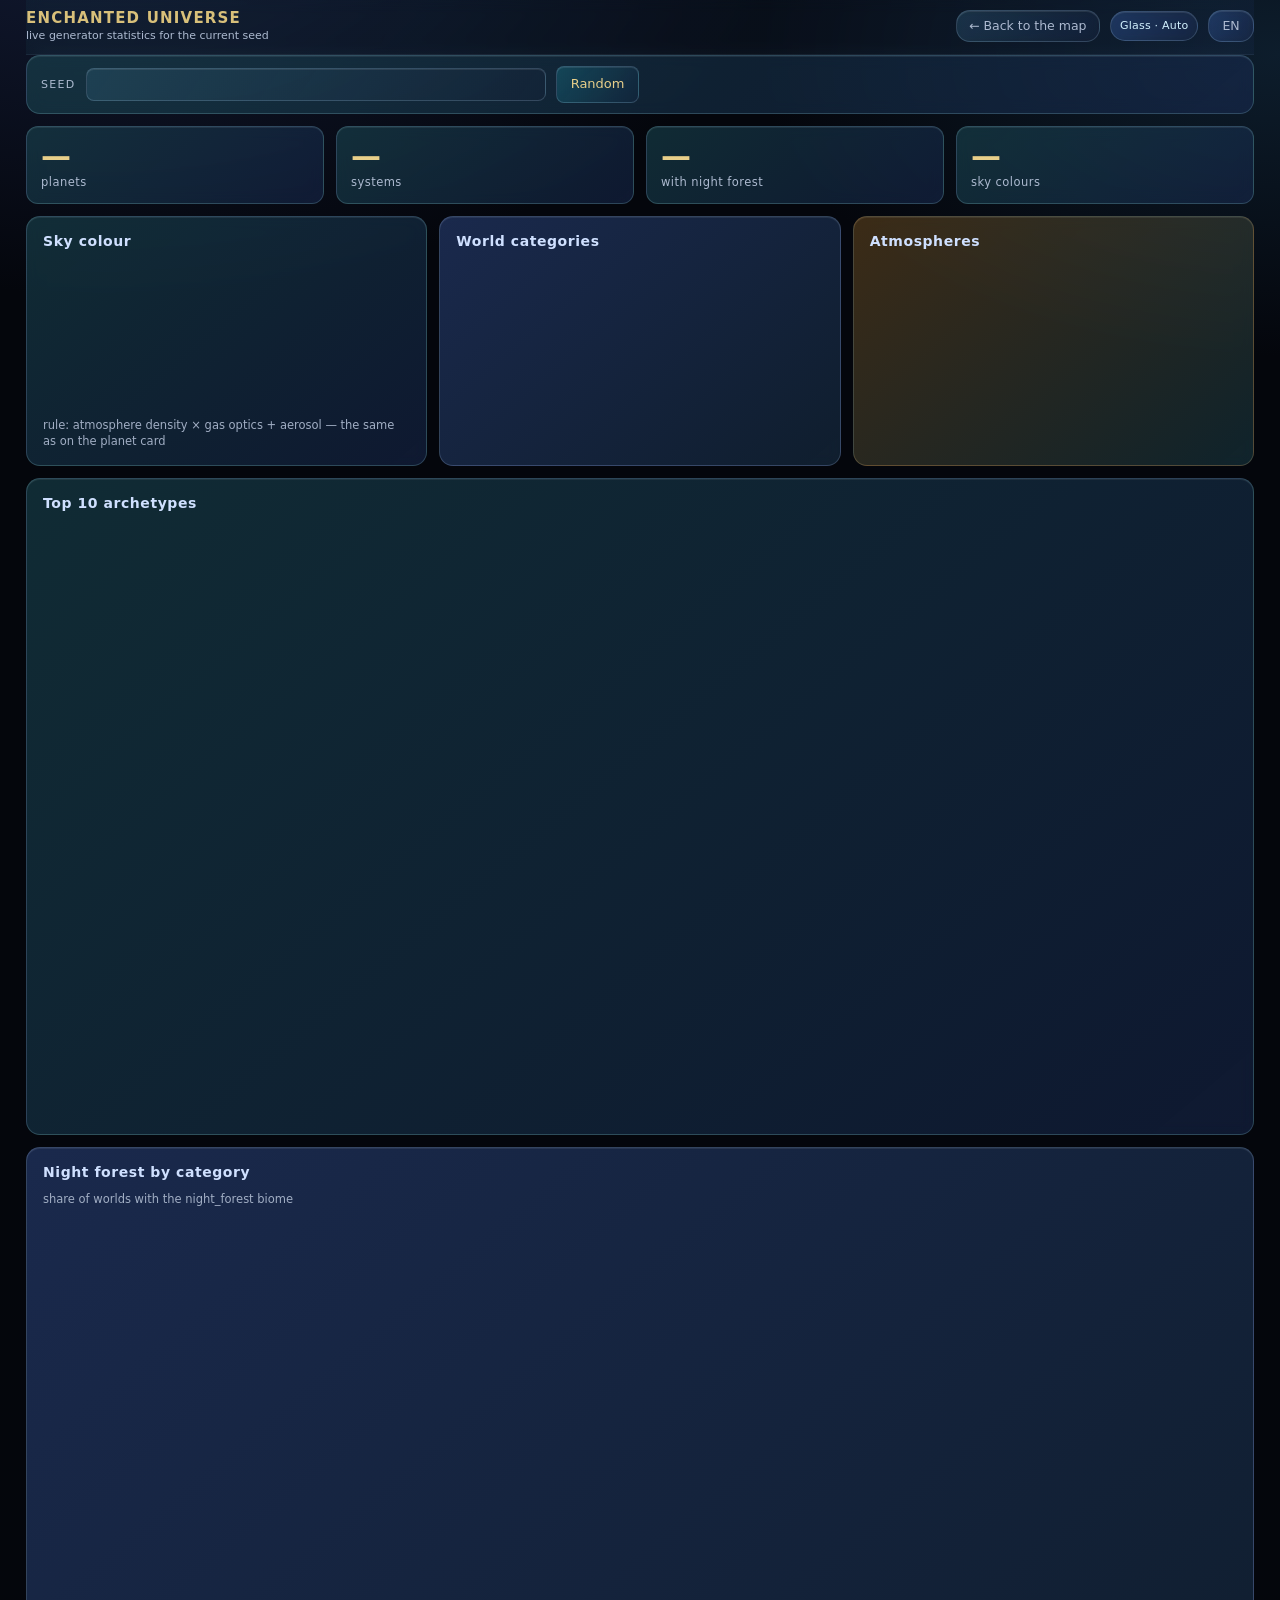
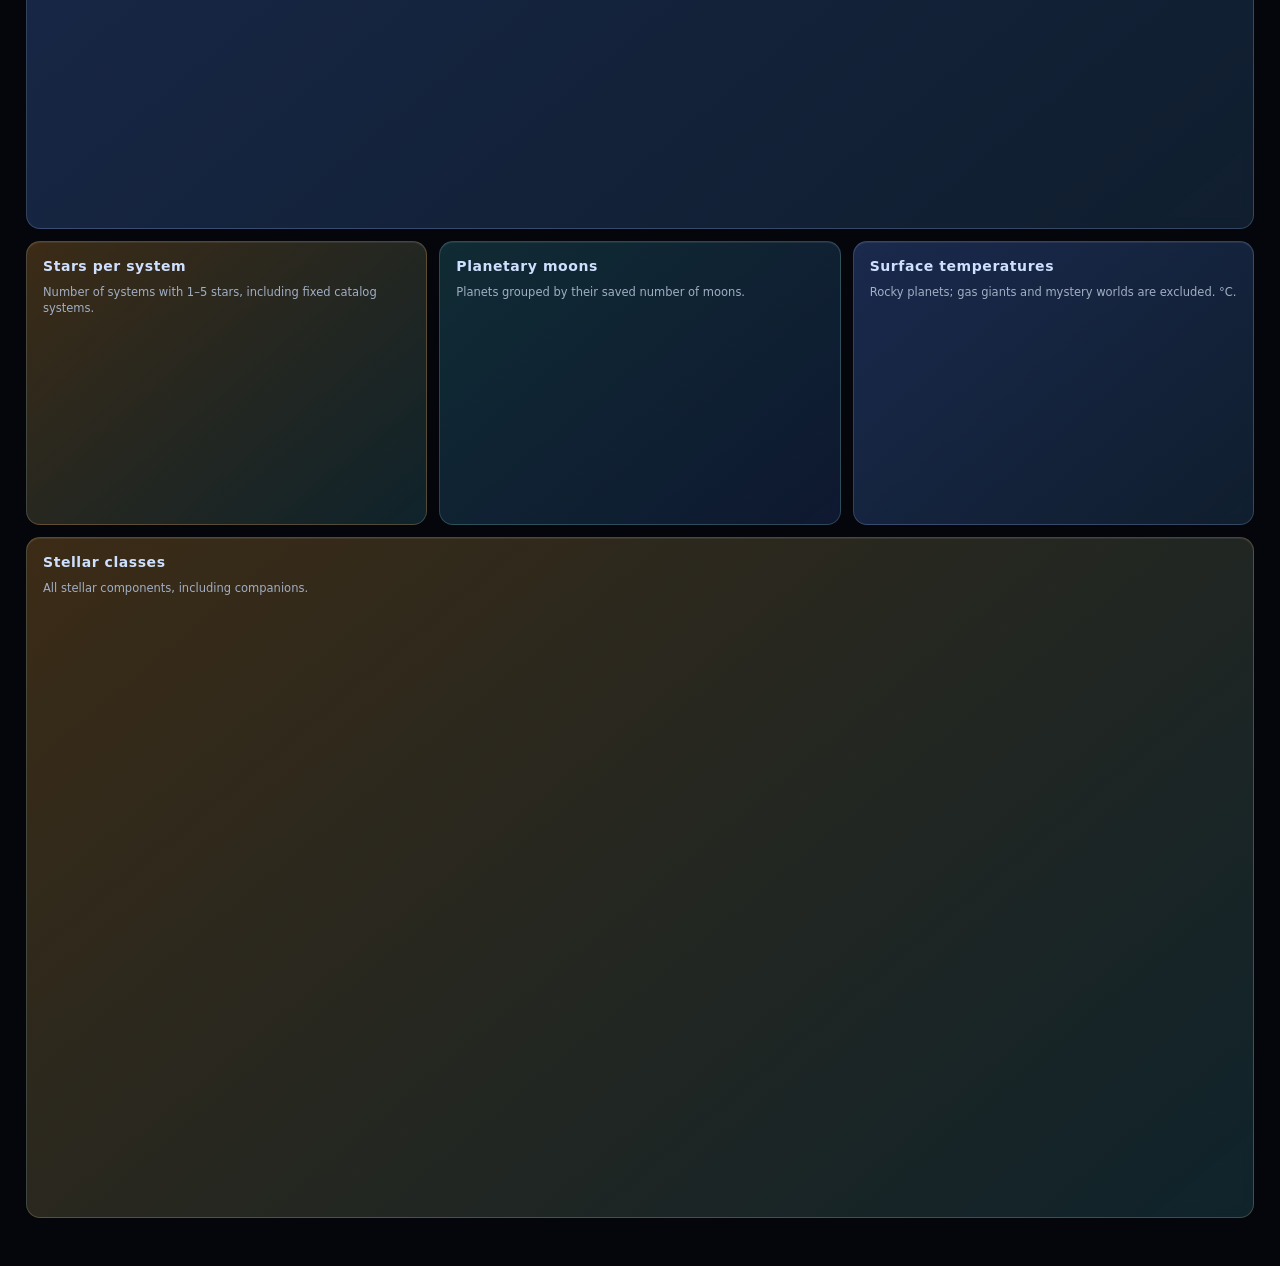
<file: charts.html>
<!doctype html>
<html lang="ru" data-doc-key="ch.doc">
<head>
<meta charset="utf-8">
<meta name="viewport" content="width=device-width, initial-scale=1">
<meta name="theme-color" content="#04060c">
<meta name="description" content="Живая статистика генератора Enchanted Universe: цвет неба, категории миров, атмосферы, топ архетипов и ночной лес по текущему сиду.">
<meta property="og:type" content="website">
<meta property="og:title" content="Диаграммы генератора — Enchanted Universe">
<meta property="og:description" content="Цвет неба, категории миров, атмосферы, архетипы и ночной лес по текущему сиду.">
<meta property="og:url" content="charts.html">
<meta name="twitter:card" content="summary_large_image">
<link rel="icon" href="favicon.svg" type="image/svg+xml">
<link rel="icon" href="favicon-32.png" sizes="32x32">
<link rel="apple-touch-icon" href="favicon-180.png">
<title data-i18n-doc="ch.doc">Диаграммы генератора — Enchanted Universe</title>
<script>
try {
  const enabled=localStorage.getItem('eu_liquid_glass_mode')!=='classic';
  document.documentElement.classList.toggle('liquid-glass',enabled);
  document.documentElement.classList.toggle('glass-classic',!enabled);
} catch (_) { document.documentElement.classList.add('liquid-glass'); }
</script>
<style>
  :root {
    color-scheme: dark;
    --gold: #d8c07a;
    --gold-soft: #e8cf8a;
    --cyan: #5fe6ff;
    --dim: #8b97b8;
    --text: #dfe7ff;
    --line: #2a3550;
    --panel: rgba(10, 14, 24, .78);
    --bg: #04060c;
  }
  * { box-sizing: border-box; }
  html, body { margin: 0; }
  body {
    min-height: 100%;
    background:
      radial-gradient(1100px 620px at 8% -10%, #121a33 0%, rgba(4, 6, 12, 0) 62%),
      radial-gradient(900px 520px at 100% 6%, #0d1d2c 0%, rgba(4, 6, 12, 0) 58%),
      var(--bg);
    background-attachment: fixed;
    color: var(--text);
    font: 14px/1.45 "Segoe UI", system-ui, -apple-system, sans-serif;
    -webkit-font-smoothing: antialiased;
  }
  .wrap { width: 100%; max-width: 1280px; margin: 0 auto;
          padding: 0 clamp(10px, 2.2vw, 26px) clamp(24px, 4vw, 48px); }

  /* ── шапка ─────────────────────────────────────────────────────────────── */
  .top { position: sticky; top: 0; z-index: 5; display: flex; align-items: center; gap: 10px;
         flex-wrap: wrap; padding: 10px 0 clamp(8px, 1.2vw, 12px);
         background: linear-gradient(115deg, rgba(30, 82, 102, .18), rgba(78, 43, 110, .12));
         border-bottom: 1px solid rgba(187, 225, 246, .07);
         -webkit-backdrop-filter: blur(7px); backdrop-filter: blur(7px); }
  .brand { font-weight: 700; letter-spacing: .08em; color: var(--gold); font-size: 15px; line-height: 1.1; }
  .brand small { display: block; font-weight: 400; letter-spacing: 0; color: var(--dim);
                 font-size: 11px; margin-top: 3px; }
  .grow { flex: 1 1 auto; }
  .chip { display: inline-flex; align-items: center; gap: 6px; font: inherit; font-size: 12.5px;
          color: var(--dim); text-decoration: none; padding: 6px 12px; border: 1px solid #26314a;
          border-radius: 999px; background: rgba(11, 18, 32, .72); white-space: nowrap; cursor: pointer; }
  .chip:hover { color: var(--gold-soft); border-color: #4a5f8c; }
  #langBtn { min-width: 46px; justify-content: center; }

  /* ── сид ───────────────────────────────────────────────────────────────── */
  .seedbar { display: flex; align-items: center; gap: 10px; flex-wrap: wrap;
             padding: 10px 14px; margin-bottom: 12px;
             border: 1px solid var(--line); border-radius: 14px; background: var(--panel); }
  .seedbar label { color: var(--dim); font-size: 11px; letter-spacing: .12em; text-transform: uppercase; }
  #seed { flex: 1 1 200px; max-width: 460px; min-width: 0; background: #0b1220; border: 1px solid var(--line);
          color: #e8eeff; padding: 8px 11px; border-radius: 8px; outline: none;
          font: 13px/1.2 ui-monospace, Consolas, monospace; }
  #seed:focus { border-color: #57c8e0; }
  #seed.bad { border-color: #a04050; }
  #random { background: #1a1608; border: 1px solid #6b5a2a; color: var(--gold-soft);
            padding: 8px 14px; border-radius: 8px; cursor: pointer; font: inherit; font-size: 13px; }
  #random:hover { background: #241d0a; border-color: #8a7436; }

  /* ── крупные цифры ─────────────────────────────────────────────────────── */
  .stats { display: grid; grid-template-columns: repeat(4, minmax(0, 1fr)); gap: 12px; margin-bottom: 12px; }
  .stat { padding: 12px 14px; border: 1px solid var(--line); border-radius: 12px; background: var(--panel); }
  .stat b { display: block; font-size: clamp(21px, 2.5vw, 30px); font-weight: 600; line-height: 1.1;
            color: var(--gold-soft); font-variant-numeric: tabular-nums; letter-spacing: .01em; }
  .stat span { display: block; margin-top: 2px; font-size: 11.5px; color: var(--dim); letter-spacing: .04em; }

  /* ── сетка карточек ────────────────────────────────────────────────────── */
  .grid { display: grid; grid-template-columns: repeat(3, minmax(0, 1fr)); gap: 12px; }
  .card { margin: 0; padding: 14px 16px 16px; border: 1px solid var(--line); border-radius: 14px;
          background: var(--panel); min-width: 0; }
  .card.wide { grid-column: 1 / -1; }
  .card h2 { margin: 0 0 2px; font-size: 14px; font-weight: 600; letter-spacing: .04em; color: #cfe0ff; }
  .card .note { margin: 8px 0 0; font-size: 11.5px; line-height: 1.4; color: #6f7c9c; }

  /* ── донат + легенда ───────────────────────────────────────────────────── */
  .donut { display: grid; grid-template-columns: 148px minmax(0, 1fr); gap: 12px; align-items: center; margin-top: 10px; }
  .donut__cv { width: 100%; max-width: 148px; aspect-ratio: 1 / 1; }
  .donut__cv canvas { display: block; width: 100%; height: 100%; }
  .legend { list-style: none; margin: 0; padding: 0; display: flex; flex-direction: column; gap: 2px;
            font-size: 12px; min-width: 0; }
  .legend li { display: flex; align-items: center; gap: 7px; min-width: 0; }
  .legend .sw { width: 9px; height: 9px; border-radius: 3px; flex: none; box-shadow: inset 0 0 0 1px rgba(255, 255, 255, .2); }
  .legend .nm { flex: 1 1 auto; min-width: 0; overflow: hidden; text-overflow: ellipsis; white-space: nowrap;
                color: #c3cee4; }
  .legend .vl { flex: none; color: var(--gold-soft); font-variant-numeric: tabular-nums; font-size: 11.5px; }

  /* ── бары ──────────────────────────────────────────────────────────────── */
  .bars { display: block; width: 100%; margin-top: 8px; }

  @media (max-width: 1040px) {
    .grid { grid-template-columns: repeat(2, minmax(0, 1fr)); }
    /* На двух колонках «Топ-10» ужимается до половины и закрывает пустоту под донатами. */
    .card.arch { grid-column: auto; }
  }
  @media (max-width: 780px) {
    .grid { grid-template-columns: minmax(0, 1fr); }
    .stats { grid-template-columns: repeat(2, minmax(0, 1fr)); }
    .donut { grid-template-columns: 132px minmax(0, 1fr); }
    .donut__cv { max-width: 132px; }
    .brand small { display: none; }
  }
  @media (max-width: 430px) {
    .top { row-gap: 6px; }
    .brand { flex: 1 1 100%; }
    .donut { grid-template-columns: minmax(0, 1fr); justify-items: center; }
    .donut__cv { max-width: 150px; }
    .legend { width: 100%; }
    .card { padding: 12px; }
    .seedbar { padding: 10px; gap: 8px; }
    #seed { flex: 1 1 130px; }
  }
  .card:nth-child(3n+1){background:linear-gradient(145deg,#11232bc2,#101625c7);border-color:#34555b;}
  .card:nth-child(3n+2){background:linear-gradient(145deg,#211b33c2,#111a2ac7);border-color:#51455f;}
  .card:nth-child(3n){background:linear-gradient(145deg,#2b231bc2,#131e2ac7);border-color:#5b5040;}
  .card .note{color:#a1aec4;}
  /* Squircle только крупным оболочкам; кнопки и поле имеют обычную дугу. */
  .seedbar,.stat,.card{corner-shape:squircle;}
  .chip,#random,#seed{corner-shape:round;}
  .chip{border-radius:14px;}
  /* Один лёгкий blur на оболочку, без прозрачности текста и чисел. */
  .liquid-glass .charts-page :is(.seedbar,.stat,.card){-webkit-backdrop-filter:blur(8px);backdrop-filter:blur(8px);}
  .liquid-glass .charts-page .seedbar :is(#seed,#random){-webkit-backdrop-filter:none;backdrop-filter:none;}
</style>
<link rel="stylesheet" href="assets/liquid-glass.css?v=5d7dd49001">
</head>
<body class="charts-page">
<div class="wrap">
  <header class="top">
    <div class="brand">ENCHANTED UNIVERSE<small data-i18n="ch.sub">живая статистика генератора по текущему сиду</small></div>
    <div class="grow"></div>
    <a class="chip" id="back" href="index.html" data-i18n="ch.back">← Назад на карту</a>
    <button class="chip glass-mode" id="glassMode" type="button" aria-pressed="true">Стекло · Авто</button>
    <button class="chip" id="langBtn" type="button" aria-label="Язык">RU</button>
  </header>

  <section class="seedbar">
    <label for="seed" data-i18n="ch.seed">Сид</label>
    <input id="seed" type="text" spellcheck="false" autocomplete="off" inputmode="text"
           data-i18n-title="seed.title" title="Сид мира: десятичный или 0x…">
    <button id="random" type="button" data-i18n="ch.random">Случайный</button>
  </section>

  <section class="stats">
    <div class="stat"><b id="stPlanets">—</b><span data-i18n="ch.planets">планет</span></div>
    <div class="stat"><b id="stSystems">—</b><span data-i18n="ch.systems">систем</span></div>
    <div class="stat"><b id="stNight">—</b><span data-i18n="ch.nightForest">с ночным лесом</span></div>
    <div class="stat"><b id="stSky">—</b><span data-i18n="ch.skyTypes">цветов неба</span></div>
  </section>

  <main class="grid">
    <section class="card">
      <h2 data-i18n="ch.sky">Цвет неба</h2>
      <div class="donut">
        <div class="donut__cv"><canvas id="skyCv" role="img"></canvas></div>
        <ul class="legend" id="skyLegend"></ul>
      </div>
      <p class="note" data-i18n="ch.skyNote"></p>
    </section>

    <section class="card">
      <h2 data-i18n="ch.categories">Категории миров</h2>
      <div class="donut">
        <div class="donut__cv"><canvas id="catCv" role="img"></canvas></div>
        <ul class="legend" id="catLegend"></ul>
      </div>
    </section>

    <section class="card">
      <h2 data-i18n="ch.atmospheres">Атмосферы</h2>
      <div class="donut">
        <div class="donut__cv"><canvas id="atmCv" role="img"></canvas></div>
        <ul class="legend" id="atmLegend"></ul>
      </div>
    </section>

    <section class="card wide arch">
      <h2 data-i18n="ch.archetypes">Топ-10 архетипов</h2>
      <canvas id="archCv" class="bars" role="img"></canvas>
    </section>

    <section class="card wide">
      <h2 data-i18n="ch.nightTitle">Ночной лес по категориям</h2>
      <p class="note" data-i18n="ch.nightNote">доля миров с биомом night_forest</p>
      <canvas id="nightCv" class="bars" role="img"></canvas>
    </section>
    <section class="card chart-tone-mint">
      <h2 data-i18n="ch.multiplicity">Звёзд в системе</h2>
      <p class="note" data-i18n="ch.multiplicityNote">Число систем с 1–5 звёздами, включая фиксированные системы каталога.</p>
      <canvas id="multiplicityCv" class="bars" role="img"></canvas>
    </section>
    <section class="card chart-tone-violet">
      <h2 data-i18n="ch.moons">Спутники планет</h2>
      <p class="note" data-i18n="ch.moonsNote">Планеты сгруппированы по числу сохранённых лун.</p>
      <canvas id="moonsCv" class="bars" role="img"></canvas>
    </section>
    <section class="card chart-tone-amber">
      <h2 data-i18n="ch.temperatures">Температуры поверхности</h2>
      <p class="note" data-i18n="ch.temperaturesNote">Каменистые планеты; газовые и загадочные миры исключены. °C.</p>
      <canvas id="temperatureCv" class="bars" role="img"></canvas>
    </section>
    <section class="card wide chart-tone-cyan">
      <h2 data-i18n="ch.stellar">Классы звёзд</h2>
      <p class="note" data-i18n="ch.stellarNote">Все звёздные компоненты каталога, включая компаньонов.</p>
      <canvas id="stellarCv" class="bars" role="img"></canvas>
    </section>
  </main>
</div>
<script src="js/i18n.js?v=b9c8f485b3"></script>
<script src="js/performance-mode.js?v=19d1e76770"></script>
<script src="js/moon-facts.js?v=2"></script>
<script src="js/body-class.js?v=1"></script>
<script src="js/generation-pools.js?v=2"></script>
<script src="js/generation-policy.js?v=2"></script>
<script src="js/galaxy-distribution.js?v=2"></script>
<script src="js/binary-policy.js?v=1"></script>
<script src="js/planet-climate.js?v=3"></script>
<script src="js/stellar-hierarchy.js?v=4"></script>
<script src="js/generator.js?v=e1f1869e52"></script>
<script src="charts.js?v=9d7444f493"></script>
</body>
</html>
</file>
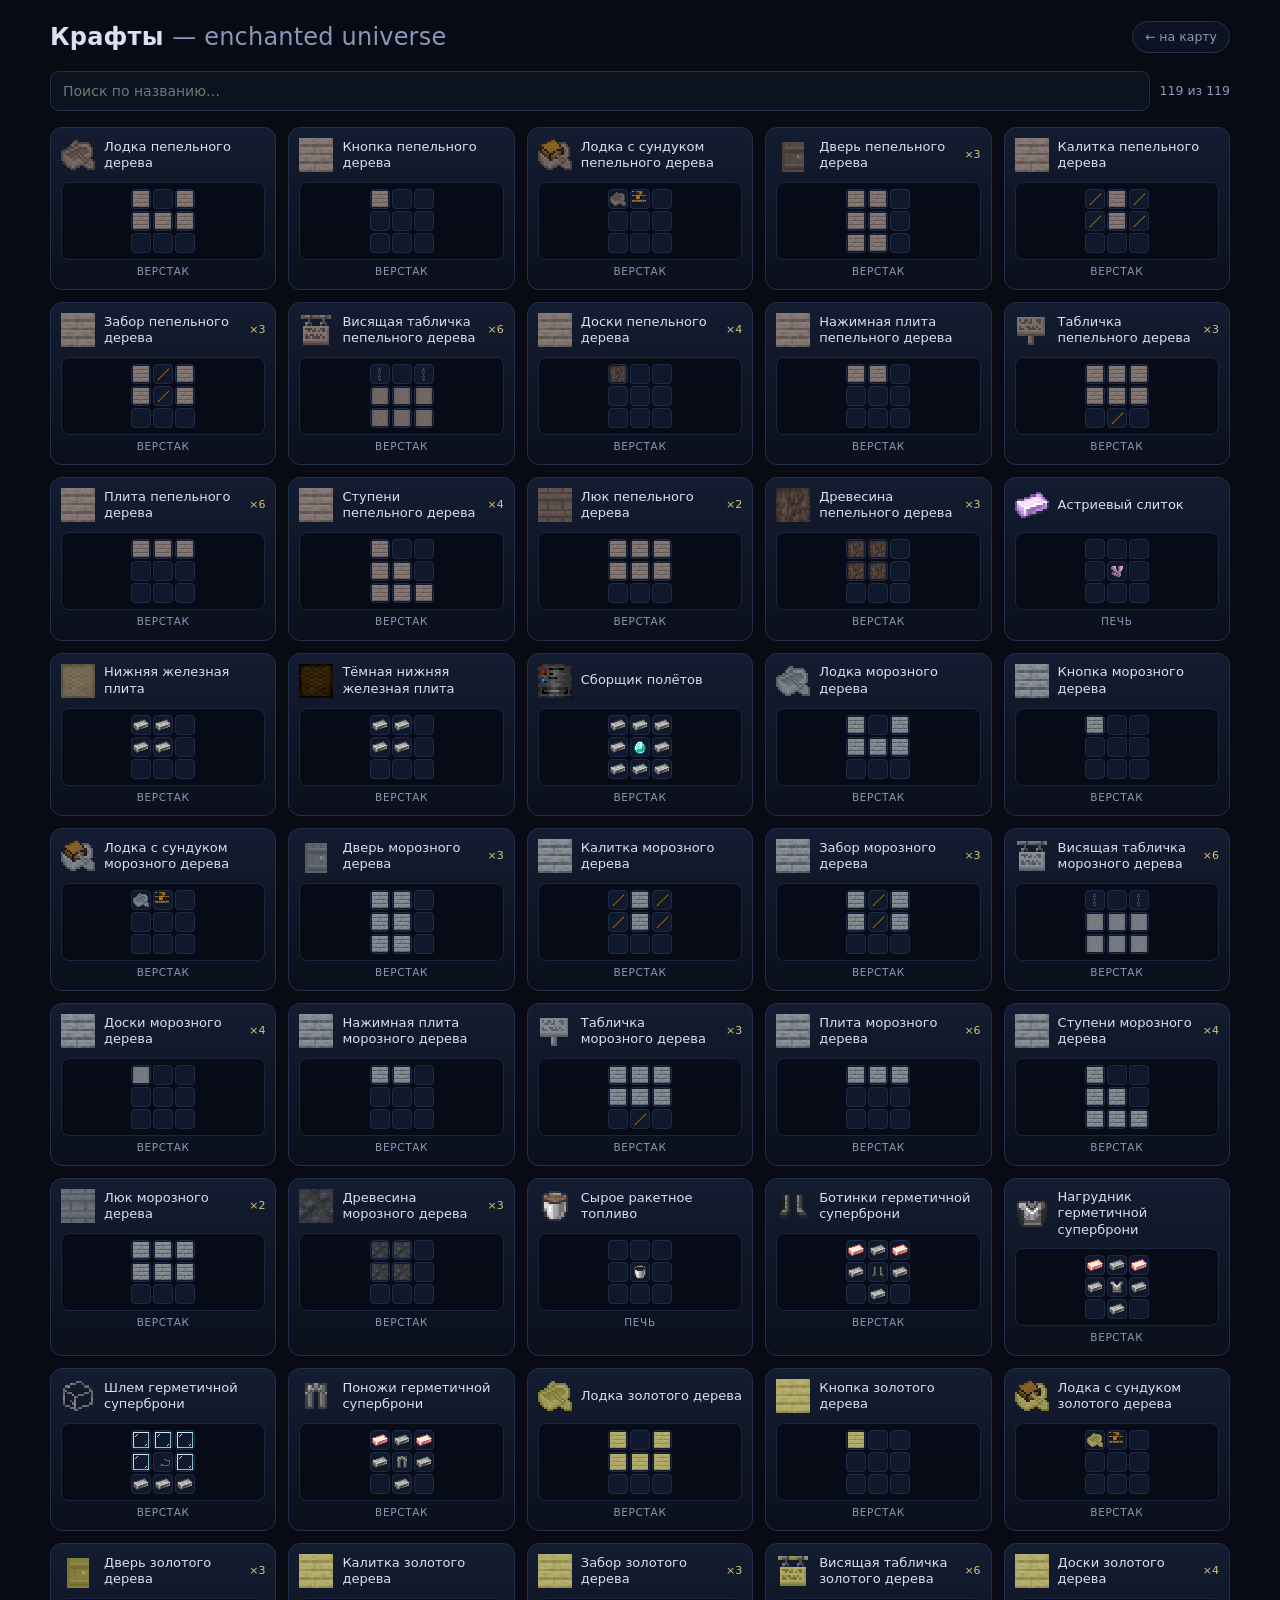
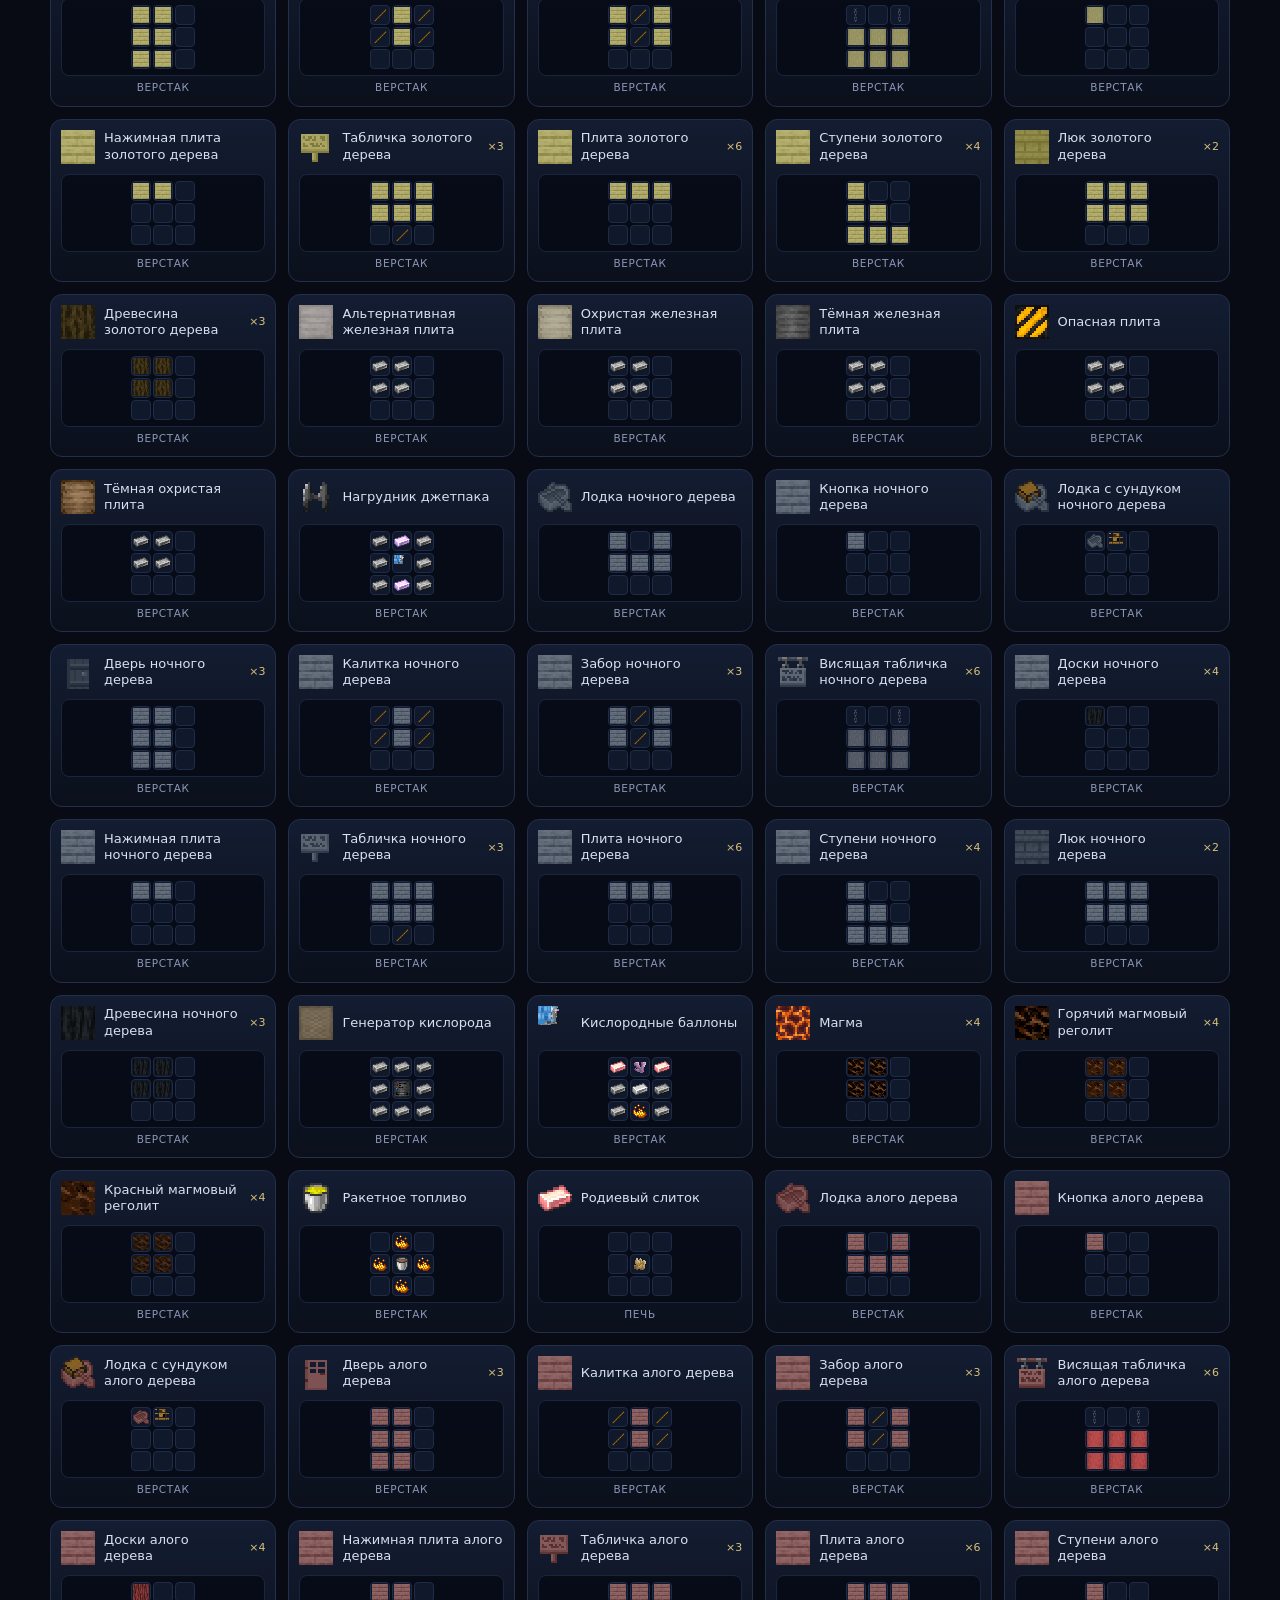
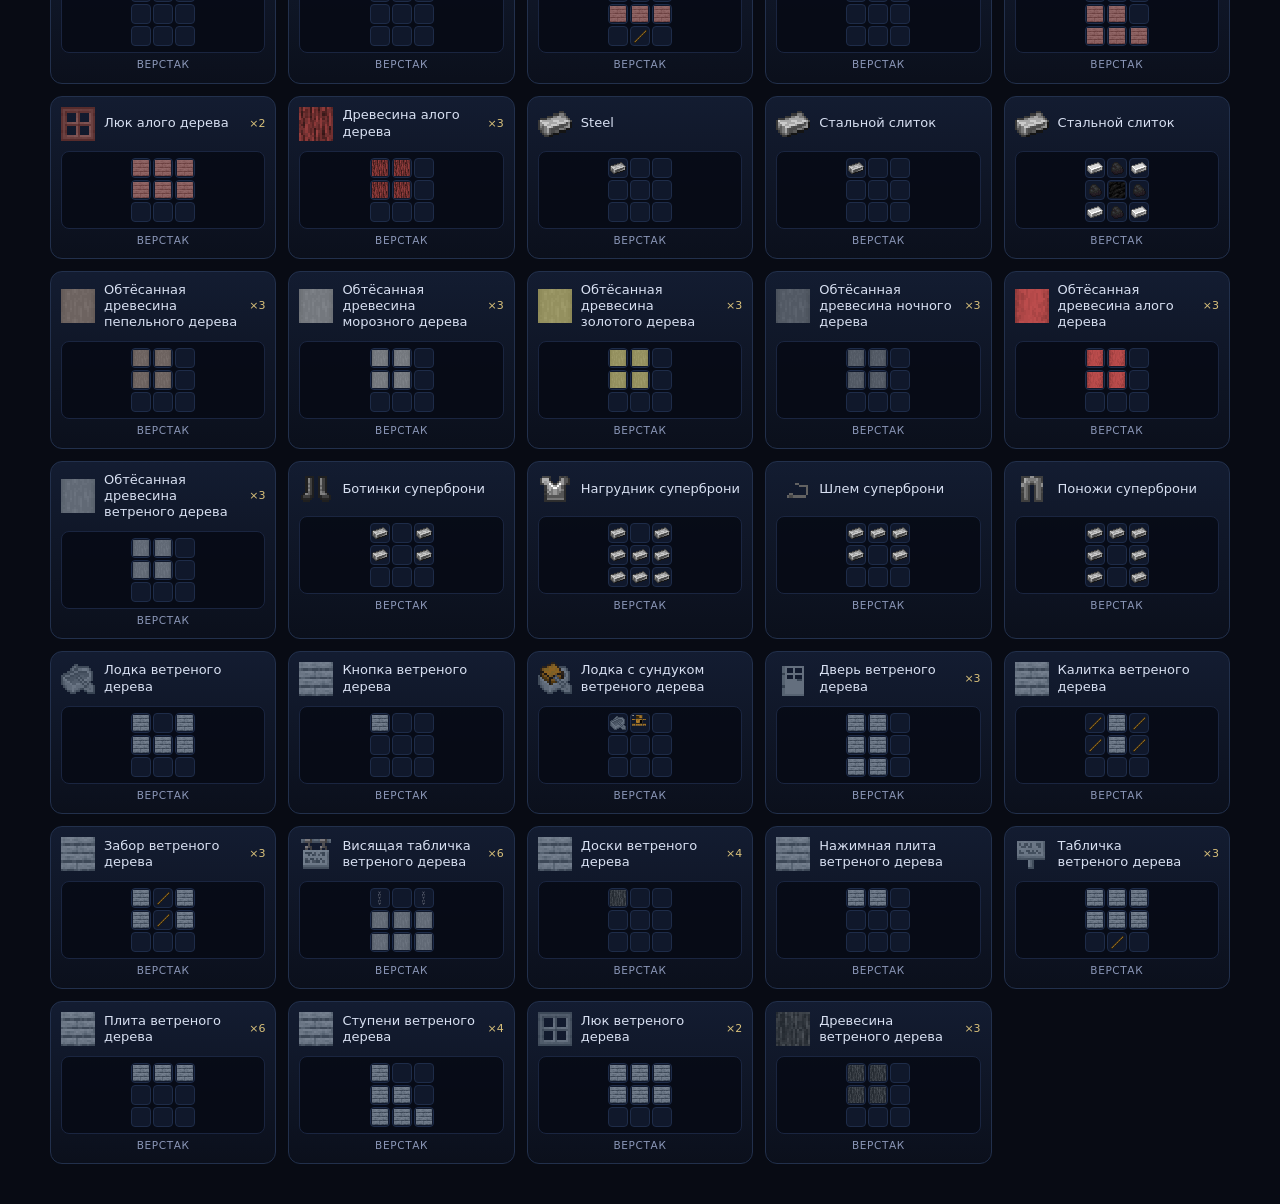
<file: crafts.html>
<!DOCTYPE html>
<html lang="ru">
<head>
<meta charset="utf-8">
<meta name="viewport" content="width=device-width, initial-scale=1">
<title>Крафты — Enchanted Universe</title>
<meta name="description" content="Все крафты мода Enchanted Universe: сетка, результат, ингредиенты — без лишнего.">
<meta name="theme-color" content="#0b0b10">
<link rel="icon" href="favicon.svg" type="image/svg+xml">
<link rel="icon" href="favicon-32.png" sizes="32x32">
<style>
  :root { color-scheme: dark; --bg:#080b14; --panel:#0e1424; --line:#22304c; --text:#d8e0f2;
          --muted:#8b97b8; --gold:#d8c07a; --teal:#5fe6ff; }
  * { box-sizing: border-box; }
  html, body { margin: 0; min-height: 100%; }
  body { background:
           radial-gradient(1000px 560px at 10% -10%, #12203a 0%, rgba(8,11,20,0) 62%),
           radial-gradient(900px 520px at 100% 108%, #10182c 0%, rgba(8,11,20,0) 60%),
           var(--bg);
         color: var(--text); font: 14px/1.45 "Segoe UI", system-ui, -apple-system, sans-serif;
         padding: clamp(12px, 2.2vh, 24px) clamp(12px, 2.4vw, 32px) 40px; }
  .wrap { max-width: 1180px; margin: 0 auto; }
  header { display: flex; align-items: center; gap: 14px; flex-wrap: wrap; margin-bottom: 16px; }
  h1 { font-size: clamp(17px, 1.9vw, 24px); font-weight: 600; margin: 0; letter-spacing: .2px; }
  h1 span { color: var(--muted); font-weight: 400; }
  .back { margin-left: auto; font-size: 12.5px; color: var(--muted); text-decoration: none;
          padding: 6px 12px; border: 1px solid var(--line); border-radius: 999px; background: #0d1322; }
  .back:hover { color: #eef3ff; border-color: #33456a; }
  .tools { display: flex; gap: 10px; align-items: center; margin-bottom: 16px; flex-wrap: wrap; }
  input[type=search] { flex: 1 1 240px; min-width: 0; background: #0b1220; color: var(--text);
                       border: 1px solid var(--line); border-radius: 9px; padding: 9px 12px; font: inherit; }
  input[type=search]:focus { outline: none; border-color: var(--teal); }
  .counter { color: var(--muted); font-size: 12.5px; white-space: nowrap; }
  .grid { display: grid; grid-template-columns: repeat(auto-fill, minmax(190px, 1fr)); gap: 12px; }
  .card { background: linear-gradient(180deg, rgba(20,30,52,.9), rgba(11,16,28,.92));
          border: 1px solid var(--line); border-radius: 12px; padding: 10px; cursor: pointer;
          transition: transform .15s ease, border-color .15s ease, box-shadow .15s ease; }
  .card:hover { transform: translateY(-2px); border-color: #35507f; box-shadow: 0 10px 26px -18px #000; }
  .card__top { display: flex; align-items: center; gap: 9px; }
  .card__icon { width: 34px; height: 34px; image-rendering: pixelated; flex: none; }
  .card__name { font-size: 13px; font-weight: 500; line-height: 1.25; }
  .card__count { margin-left: auto; color: var(--gold); font-size: 11px; white-space: nowrap; }
  .mini { position: relative; display: grid; grid-template-columns: repeat(3, 20px); gap: 2px;
          justify-content: center; margin: 10px 0 4px; padding: 6px; border-radius: 8px;
          background: rgba(6,10,20,.85); border: 1px solid #1a2540; }
  .slot { width: 20px; height: 20px; border-radius: 4px; background: #10182b;
          border: 1px solid #1e2c49; display: grid; place-items: center; }
  .slot img { width: 16px; height: 16px; image-rendering: pixelated; }
  .card__station { text-align: center; color: var(--muted); font-size: 10.5px; letter-spacing: .06em;
                   text-transform: uppercase; }
  .modal { position: fixed; inset: 0; background: rgba(4,7,14,.72); backdrop-filter: blur(3px);
           display: grid; place-items: center; padding: 18px; z-index: 30; }
  .modal[hidden] { display: none; }
  .sheet { width: min(620px, 100%); max-height: 88vh; overflow: auto; background: #0c1322;
           border: 1px solid var(--line); border-radius: 16px; padding: 20px; }
  .sheet__head { display: flex; align-items: center; gap: 12px; margin-bottom: 14px; }
  .sheet__icon { width: 56px; height: 56px; image-rendering: pixelated; }
  .sheet h2 { font-size: 18px; margin: 0 0 2px; }
  .sheet__sub { color: var(--muted); font-size: 12.5px; }
  .close { margin-left: auto; width: 32px; height: 32px; border-radius: 8px; border: 1px solid var(--line);
           background: #0d1526; color: var(--text); cursor: pointer; font-size: 16px; }
  .big { display: grid; grid-template-columns: repeat(3, 54px); gap: 5px; justify-content: center;
         padding: 12px; border-radius: 12px; background: rgba(6,10,20,.9); border: 1px solid #1a2540; }
  .big .slot { width: 54px; height: 54px; }
  .big .slot img { width: 40px; height: 40px; }
  .big__station { text-align: center; margin: 10px 0 16px; color: var(--gold); font-size: 13px; }
  .ing { list-style: none; margin: 0; padding: 0; display: grid; gap: 6px; }
  .ing li { display: flex; align-items: center; gap: 9px; padding: 6px 9px; border-radius: 9px;
            background: #0a1120; border: 1px solid #18233c; font-size: 13px; }
  .ing img { width: 20px; height: 20px; image-rendering: pixelated; }
  .ing .n { margin-left: auto; color: var(--gold); font-size: 12px; }
  .empty { color: var(--muted); padding: 30px 0; text-align: center; }
  @media (max-width: 520px) { .grid { grid-template-columns: repeat(auto-fill, minmax(150px, 1fr)); } }
</style>
</head>
<body>
<div class="wrap">
  <header>
    <h1>Крафты <span>— enchanted universe</span></h1>
    <a class="back" href="index.html">← на карту</a>
  </header>
  <div class="tools">
    <input id="search" type="search" placeholder="Поиск по названию…" autocomplete="off" spellcheck="false">
    <span class="counter" id="counter"></span>
  </div>
  <div class="grid" id="grid"></div>
  <p class="empty" id="empty" hidden>Ничего не нашлось.</p>
</div>

<div class="modal" id="modal" hidden>
  <div class="sheet" role="dialog" aria-modal="true" aria-labelledby="sheetTitle">
    <div class="sheet__head">
      <img class="sheet__icon" id="sheetIcon" alt="">
      <div>
        <h2 id="sheetTitle"></h2>
        <div class="sheet__sub" id="sheetSub"></div>
      </div>
      <button class="close" id="close" type="button" aria-label="Закрыть">✕</button>
    </div>
    <div class="big" id="sheetGrid"></div>
    <div class="big__station" id="sheetStation"></div>
    <ul class="ing" id="sheetIng"></ul>
  </div>
</div>

<script src="crafts-data.js"></script>
<script>
"use strict";
(function () {
  const DATA = window.EU_CRAFTS || { items: {}, recipes: [] };
  const icon = (id) => (DATA.items[id] || {}).icon || "";
  const name = (id) => (DATA.items[id] || {}).name || "—";
  const esc = (s) => String(s).replace(/[&<>"]/g, (c) => ({ "&": "&amp;", "<": "&lt;", ">": "&gt;", '"': "&quot;" }[c]));

  // Сколько чего нужно: по сетке (или по входу плавки), без повторов.
  function ingredients(recipe) {
    const counts = new Map();
    const cells = recipe.station === "печь" ? [recipe.input] : recipe.grid.flat();
    for (const id of cells) {
      if (!id) continue;
      counts.set(id, (counts.get(id) || 0) + 1);
    }
    return [...counts.entries()];
  }

  const grid = document.getElementById("grid");
  const counter = document.getElementById("counter");
  const empty = document.getElementById("empty");
  const search = document.getElementById("search");
  const modal = document.getElementById("modal");

  function slot(id, cls) {
    const c = cls ? " " + cls : "";
    return '<span class="slot' + c + '">' + (id ? '<img src="' + icon(id) + '" alt="" title="' + esc(name(id)) + '">' : "") + "</span>";
  }

  function card(recipe, index) {
    const result = recipe.result;
    const cells = [];
    for (let row = 0; row < 3; row++) {
      for (let col = 0; col < 3; col++) {
        const id = recipe.station === "печь" ? (row === 1 && col === 1 ? recipe.input : null) : recipe.grid[row][col];
        cells.push(slot(id));
      }
    }
    return '<article class="card" data-index="' + index + '" tabindex="0" role="button">' +
      '<div class="card__top">' +
      '<img class="card__icon" src="' + icon(result.id) + '" alt="">' +
      '<span class="card__name">' + esc(name(result.id)) + "</span>" +
      (result.count > 1 ? '<span class="card__count">×' + result.count + "</span>" : "") +
      "</div>" +
      '<div class="mini">' + cells.join("") + "</div>" +
      '<div class="card__station">' + esc(recipe.station) + "</div>" +
      "</article>";
  }

  function render() {
    const query = search.value.trim().toLowerCase();
    const list = DATA.recipes.filter((recipe) => {
      if (!query) return true;
      return name(recipe.result.id).toLowerCase().includes(query);
    });
    grid.innerHTML = list.map((recipe) => card(recipe, DATA.recipes.indexOf(recipe))).join("");
    counter.textContent = list.length + " из " + DATA.recipes.length;
    empty.hidden = list.length > 0;
  }

  function open(recipe) {
    const result = recipe.result;
    document.getElementById("sheetIcon").src = icon(result.id);
    document.getElementById("sheetTitle").textContent = name(result.id);
    document.getElementById("sheetSub").textContent = result.count > 1 ? "получится " + result.count + " шт." : "получится 1 шт.";
    const cells = [];
    for (let row = 0; row < 3; row++) {
      for (let col = 0; col < 3; col++) {
        const id = recipe.station === "печь" ? (row === 1 && col === 1 ? recipe.input : null) : recipe.grid[row][col];
        cells.push(slot(id));
      }
    }
    document.getElementById("sheetGrid").innerHTML = cells.join("");
    document.getElementById("sheetStation").textContent = "Ингредиенты выкладываются в блоке: " + recipe.station;
    document.getElementById("sheetIng").innerHTML = ingredients(recipe)
      .map(([id, n]) => '<li><img src="' + icon(id) + '" alt=""><span>' + esc(name(id)) + '</span><span class="n">×' + n + "</span></li>")
      .join("");
    modal.hidden = false;
  }

  grid.addEventListener("click", (event) => {
    const cardEl = event.target.closest(".card");
    if (!cardEl) return;
    open(DATA.recipes[Number(cardEl.dataset.index)]);
  });
  grid.addEventListener("keydown", (event) => {
    if (event.key !== "Enter" && event.key !== " ") return;
    const cardEl = event.target.closest(".card");
    if (!cardEl) return;
    event.preventDefault();
    open(DATA.recipes[Number(cardEl.dataset.index)]);
  });
  document.getElementById("close").addEventListener("click", () => { modal.hidden = true; });
  modal.addEventListener("click", (event) => { if (event.target === modal) modal.hidden = true; });
  document.addEventListener("keydown", (event) => { if (event.key === "Escape") modal.hidden = true; });
  search.addEventListener("input", render);

  render();
})();
</script>
</body>
</html>
</file>
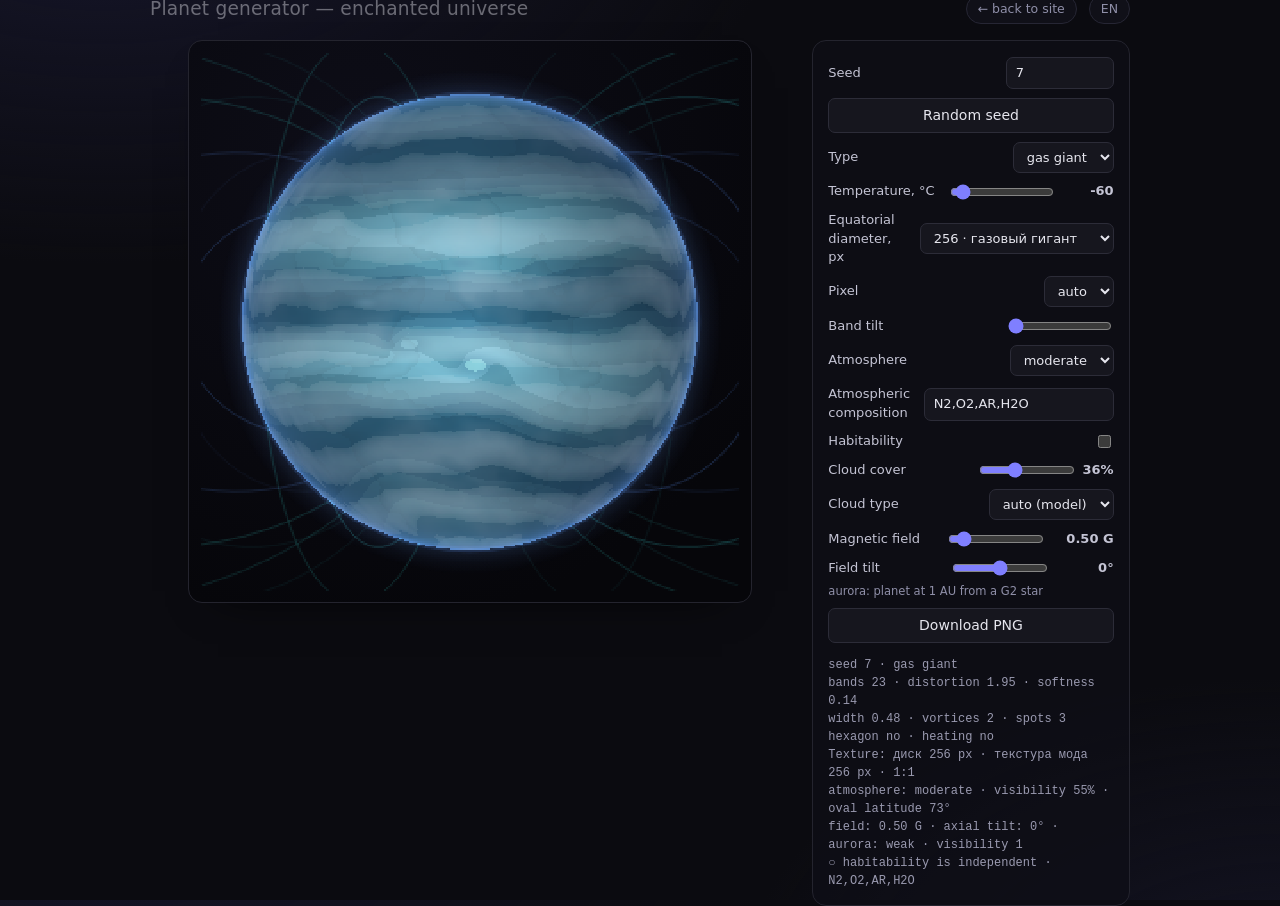
<file: planets.html>
<!DOCTYPE html>
<html lang="ru" data-doc-key="doc.planets">
<head>
<meta charset="utf-8">
<meta name="viewport" content="width=device-width, initial-scale=1">
<title data-i18n-doc="doc.planets">Генератор планет — Enchanted Universe</title>
<meta name="description" content="Генератор планет Enchanted Universe: каменные планеты и газовые гиганты по сиду — тот же алгоритм, что и в игре.">
<meta name="theme-color" content="#0b0b10">
<meta property="og:type" content="website">
<meta property="og:title" content="Генератор планет — Enchanted Universe">
<meta property="og:description" content="Каменные планеты и газовые гиганты по сиду — тот же алгоритм, что и в игре.">
<meta property="og:url" content="planets.html">
<meta property="og:image" content="planet-generator-sample.png">
<meta name="twitter:card" content="summary_large_image">
<link rel="icon" href="favicon.svg" type="image/svg+xml">
<link rel="icon" href="favicon-32.png" sizes="32x32">
<link rel="apple-touch-icon" href="favicon-180.png">
<style>
  :root { color-scheme: dark; --line: #24242e; --soft: #8f8fa8; }
  * { box-sizing: border-box; }
  html, body { height: 100%; }
  body { margin: 0; min-height: 100%;
         padding: clamp(10px, 2.2vh, 24px) clamp(10px, 2.4vw, 28px);
         display: flex; justify-content: center; align-items: center;
         background: radial-gradient(1100px 600px at 8% -12%, #16162a 0%, rgba(11,11,16,0) 62%),
                     radial-gradient(900px 520px at 100% 110%, #131322 0%, rgba(11,11,16,0) 60%),
                     #0b0b10;
         color: #d8d8e0; font: 14px/1.45 "Segoe UI", system-ui, -apple-system, sans-serif; }
  .page { width: 100%; max-width: 980px; display: flex; flex-direction: column;
          gap: clamp(10px, 1.8vh, 18px); }
  header { display: flex; align-items: center; gap: 12px; flex-wrap: wrap; }
  h1 { font-size: clamp(15px, 1.45vw, 19px); font-weight: 600; margin: 0; letter-spacing: .2px; }
  h1 span { opacity: .45; font-weight: 400; }
  .back { margin-left: auto; font-size: 12.5px; color: var(--soft); text-decoration: none;
          padding: 5px 11px; border: 1px solid #262634; border-radius: 999px;
          background: #101018; white-space: nowrap; }
  .back:hover { color: #e8e8f2; border-color: #3c3c50; }
  .workspace { display: grid; grid-template-columns: minmax(0, 1fr) minmax(250px, 318px);
               gap: clamp(12px, 1.8vw, 22px); align-items: start; }
  .stage { width: 100%; max-width: min(100%, max(58vh, 44vw)); margin-inline: auto; aspect-ratio: 1 / 1;
           padding: clamp(6px, .9vw, 12px); display: grid; place-items: center;
           background: radial-gradient(120% 120% at 30% 18%, #0d0d17 0%, #06060a 72%);
           border: 1px solid var(--line); border-radius: 14px; box-shadow: 0 18px 44px -30px #000; }
  canvas { display: block; width: 100%; height: auto; aspect-ratio: 1 / 1;
           image-rendering: pixelated; border-radius: 10px; }
  .panel { display: flex; flex-direction: column; gap: 9px; padding: clamp(10px, 1.2vw, 16px);
           background: rgba(15, 15, 23, .72); border: 1px solid var(--line); border-radius: 14px; }
  label { display: flex; align-items: center; gap: 10px; justify-content: space-between;
          font-size: 13px; color: #c4c4d4; }
  input[type=number] { width: 108px; }
  input, select, button { background: #16161e; color: #e6e6ee; border: 1px solid #2c2c38;
                          border-radius: 7px; padding: 6px 9px; font: inherit; }
  input[type=range] { padding: 0; border: 0; background: none; accent-color: #7f7fff; }
  button { cursor: pointer; }
  button:hover { border-color: #4a4a60; }
  #rnd, #save { width: 100%; }
  #tempv { min-width: 52px; text-align: right; font-variant-numeric: tabular-nums; }
  #fieldv, #magtiltv { min-width: 58px; text-align: right;
                       font-variant-numeric: tabular-nums; }
  #fieldv { min-width: 62px; }
  .row { display: flex; align-items: center; gap: 6px; justify-content: flex-end; }
  .note { margin: -3px 0 0; font-size: 11.5px; line-height: 1.35; color: var(--soft); }
  #info { font: 12px/1.5 ui-monospace, Consolas, monospace; color: #9a9ab0;
          white-space: pre-wrap; margin: 4px 0 0; }
  @media (max-width: 900px), (max-height: 500px) {
    body { align-items: flex-start; }
    .workspace { grid-template-columns: 1fr; }
  }
  #langBtn { margin-left: 0; }
  @media (max-width: 420px) { label { flex-wrap: wrap; } }
  @media (min-width: 1500px) { .page { max-width: 1240px; } }
</style>
</head>
<body>
<div class="page">
  <header>
    <h1><span data-i18n="p.title">Генератор планет</span> <span>— enchanted universe</span></h1>
    <a class="back" href="./" data-i18n="p.back">← на сайт</a>
    <button id="langBtn" class="back" type="button" aria-label="Язык">RU</button>
  </header>
  <main class="workspace">
    <div class="stage"><canvas id="cv" width="256" height="256"></canvas></div>
    <aside class="panel">
      <label><span data-i18n="p.seed">Сид</span> <input id="seed" type="number" value="7" step="1"></label>
      <button id="rnd" data-i18n="p.random">Случайный сид</button>
      <label><span data-i18n="p.type">Тип</span> <select id="type">
        <option value="gas" data-i18n="p.gas">газовый гигант</option>
        <option value="rocky" data-i18n="p.rocky">каменная</option>
      </select></label>
      <label><span data-i18n="p.temp">Температура, °C</span>
        <span style="display:flex;gap:6px;align-items:center">
          <input id="temp" type="range" min="-220" max="2600" value="-60" step="10" style="width:104px">
          <b id="tempv">-60</b>
        </span></label>
      <label><span data-i18n="p.size">Диаметр диска, px</span> <select id="size">
        <option value="36">36 · мелкое тело</option><option value="64">64 · луна/мелкий диск</option><option value="128">128 · каменная</option><option value="256" selected>256 · газовый гигант</option><option value="512">512 · крупный диск</option>
      </select></label>
      <label><span data-i18n="p.pixel">Пиксель</span> <select id="pix">
        <option value="auto" selected data-i18n="p.auto">авто</option>
        <option value="1">1</option><option value="2">2</option><option value="4">4</option>
      </select></label>
      <label><span data-i18n="p.tilt">Наклон полос</span>
        <input id="tilt" type="range" min="0" max="60" value="0" step="1" style="width:104px"></label>
      <label><span data-i18n="p.atm">Атмосфера</span> <select id="atm">
        <option value="none" data-i18n="atm.none">нет</option>
        <option value="minimal" data-i18n="atm.minimal">минимальная</option>
        <option value="thin" data-i18n="atm.thin">тонкая</option>
        <option value="moderate" selected data-i18n="atm.moderate">умеренная</option>
        <option value="medium" data-i18n="atm.medium">средняя</option>
        <option value="thick" data-i18n="atm.thick">плотная</option>
      </select></label>
      <label><span data-i18n="p.composition">Состав атмосферы</span><input id="composition" type="text" value="N2,O2,AR,H2O" placeholder="N2,O2,CO2,H2O"></label>
      <label><span data-i18n="p.habitable">Обитаемость</span><input id="habitable" type="checkbox"></label>
      <label><span data-i18n="p.clouds">Облачность</span><span class="row"><input id="clouds" type="range" min="0" max="1" value="0.36" step="0.02" style="width:96px"><b id="cloudsv">36%</b></span></label>
      <label><span data-i18n="p.cloudtype">Тип облаков</span> <select id="cloudtype">
          <option value="auto" data-i18n="p.cloud.auto">авто (по модели)</option>
          <option value="none" data-i18n="p.cloud.none">нет</option>
          <option value="wisps" data-i18n="p.cloud.wisps">дымка</option>
          <option value="cumulus" data-i18n="p.cloud.cumulus">кучевые</option>
          <option value="fronts" data-i18n="p.cloud.fronts">фронты</option>
          <option value="cyclone" data-i18n="p.cloud.cyclone">циклоны</option>
          <option value="overcast" data-i18n="p.cloud.overcast">сплошные</option>
          <option value="eyeball" data-i18n="p.cloud.eyeball">полярный глаз</option>
        </select></label>
      <label><span data-i18n="p.field">Магнитное поле</span>
        <span class="row"><input id="field" type="range" min="0" max="5" value="0.5" step="0.05" style="width:96px">
          <b id="fieldv">0,50 Гс</b></span></label>
      <label><span data-i18n="p.magtilt">Наклон поля</span>
        <span class="row"><input id="magtilt" type="range" min="-30" max="30" value="0" step="1" style="width:96px">
          <b id="magtiltv">0°</b></span></label>
      <p class="note" data-i18n="p.aur.note">сияние: планета на 1 а.е. у звезды G2</p>
      <button id="save" data-i18n="p.save">Скачать PNG</button>
      <pre id="info"></pre>
    </aside>
  </main>
</div>
<script src="js/i18n.js"></script>
<script src="js/thermal-emission.js?v=3"></script>
<script src="js/aurora.js?v=1"></script>
<script>
"use strict";
const T = (k, v) => EUI18N.t(k, v);
/* ---------------------------------------------------------------------------
   Порт PlanetIconGenerator: те же палитры, шум, пояса, вихри, нагрев и свет.
   Отличие от игры одно: хеш вариативности здесь 32-битный (в игре 64-битный),
   поэтому конкретные планеты при том же сиде другие, а алгоритм — тот же.
--------------------------------------------------------------------------- */

const cv = document.getElementById("cv");
const ctx = cv.getContext("2d");

/* Атмосфера и магнитное поле: та же модель, что в моде.
   Сияние считается для планеты на 1 а.е. у звезды G2 (a = 1). */
// Видимость овала считается в js/aurora.js (EUAurora.nightVisibility); дубль удалён.
// Ореол считается по атмосферной модели (atmosphereModel); вторая таблица удалена.
const AURORA_MS = 14000;
const AUR_GREEN = [120, 245, 185], AUR_BLUE = [130, 165, 255], AUR_HOT = [190, 255, 220];
const reduceMotion = window.matchMedia
  ? window.matchMedia("(prefers-reduced-motion: reduce)")
  : { matches: false };

const clamp = (v, a, b) => (v < a ? a : v > b ? b : v);
const shade = (c, k) => [clamp(c[0] * k, 0, 255), clamp(c[1] * k, 0, 255), clamp(c[2] * k, 0, 255)];
const adjust = (c, d) => [clamp(c[0] + d, 0, 255), clamp(c[1] + d, 0, 255), clamp(c[2] + d, 0, 255)];
const lerp = (a, b, t) => [a[0] + (b[0] - a[0]) * t, a[1] + (b[1] - a[1]) * t, a[2] + (b[2] - a[2]) * t];
const addc = (c, a, k) => [clamp(c[0] + a[0] * k, 0, 255), clamp(c[1] + a[1] * k, 0, 255), clamp(c[2] + a[2] * k, 0, 255)];
const hex = (h) => [(h >> 16) & 255, (h >> 8) & 255, h & 255];

function h01(seed, salt) {
  const s = Math.sin(seed * 12.9898 + salt * 78.233) * 43758.5453;
  return s - Math.floor(s);
}

/* --- шум: ровно как в PlanetIconGenerator ---------------------------------- */
function noise(x, y, seed) {
  const s = Math.sin(x * 12.9898 + y * 78.233 + (seed % 65536)) * 43758.5453;
  return s - Math.floor(s);
}
function smoothNoise(x, y, seed) {
  const xi = Math.floor(x), yi = Math.floor(y);
  const xf = x - xi, yf = y - yi;
  const u = xf * xf * (3 - 2 * xf), v = yf * yf * (3 - 2 * yf);
  const n00 = noise(xi, yi, seed), n10 = noise(xi + 1, yi, seed);
  const n01 = noise(xi, yi + 1, seed), n11 = noise(xi + 1, yi + 1, seed);
  const a = n00 + (n10 - n00) * u, b = n01 + (n11 - n01) * u;
  return a + (b - a) * v;
}
function fbm(x, y, seed) {
  return smoothNoise(x, y, seed) * 0.55
       + smoothNoise(x * 2.1 + 5.3, y * 2.1 + 1.7, seed + 31) * 0.28
       + smoothNoise(x * 4.3 + 9.1, y * 4.3 + 3.3, seed + 67) * 0.17;
}

/* --- HSV: процедурная палитра ---------------------------------------------- */
function rgb2hsv(c) {
  const r = c[0] / 255, g = c[1] / 255, b = c[2] / 255;
  const max = Math.max(r, g, b), min = Math.min(r, g, b), d = max - min;
  let h = 0;
  if (d > 1e-5) {
    if (max === r) h = ((g - b) / d) % 6;
    else if (max === g) h = (b - r) / d + 2;
    else h = (r - g) / d + 4;
    h *= 60;
    if (h < 0) h += 360;
  }
  return [h, max <= 0 ? 0 : d / max, max];
}
function hsv2rgb(h, s, v) {
  const c = v * s, x = c * (1 - Math.abs(((h / 60) % 2) - 1)), m = v - c;
  let r = 0, g = 0, b = 0;
  const seg = Math.floor(h / 60) % 6;
  if (seg === 0) { r = c; g = x; } else if (seg === 1) { r = x; g = c; }
  else if (seg === 2) { g = c; b = x; } else if (seg === 3) { g = x; b = c; }
  else if (seg === 4) { r = x; b = c; } else { r = c; b = x; }
  return [(r + m) * 255, (g + m) * 255, (b + m) * 255];
}
function tint(c, hueDeg, satMul, valMul) {
  const hsv = rgb2hsv(c);
  return hsv2rgb((hsv[0] + hueDeg + 360) % 360, clamp(hsv[1] * satMul, 0, 1), clamp(hsv[2] * valMul, 0, 1));
}

const GAS = [
  0xD8B685, 0x9E6538, // песочный
  0x6FC8D8, 0x2E7C9A, // бирюзовый
  0xD88A9A, 0x8A3A5A, // розово-бордовый
  0xC8A0E0, 0x6A4A9A, // фиолетовый
  0xE8C060, 0xA06028, // золотой
  0x8AC8A0, 0x3A7A5A, // зелёный
];
const HEAT = [[0x8A, 0x0A, 0x00], [0xD8, 0x30, 0x00], [0xB0, 0x12, 0x00], [0xE0, 0x80, 0x00],
              [0xFF, 0xD0, 0x40], [0xFF, 0xFF, 0xFF], [0xFF, 0xF0, 0xB0]];
const HEAT_AT = [0, 0.22, 0.38, 0.52, 0.66, 0.82, 1];
function heatColor(h) {
  for (let i = 0; i < HEAT_AT.length - 1; i++) {
    if (h <= HEAT_AT[i + 1]) {
      const t = (h - HEAT_AT[i]) / Math.max(0.001, HEAT_AT[i + 1] - HEAT_AT[i]);
      return lerp(HEAT[i], HEAT[i + 1], t);
    }
  }
  return HEAT[HEAT.length - 1];
}

/* --- параметры мира из сида ------------------------------------------------- */
/* Радиус диска с запасом под ореол атмосферы и линии поля. */
// Выбранное «Размер» — это диаметр планеты по экватору в пикселях,
// а холст берём на 18 % больше, чтобы в него влезли ореол и сияние.
const DISC_PAD = 1.18;
const sideFor = discPx => Math.round(discPx * DISC_PAD);
function planetRadius(side) { return side / DISC_PAD / 2; }

function gasParams(seed, tempC, size) {
  const s = Math.abs(Math.floor(seed)) || 1;
  const fam = (s % 6) * 2;
  const hue = h01(s, 1) * 44 - 22;
  const sat = 0.80 + h01(s, 2) * 0.40;
  const val = 0.88 + h01(s, 3) * 0.26;
  const climate = tempC < 150 ? [159, 216, 255]
    : tempC < 350 ? [220, 232, 242]
    : tempC < 800 ? [90, 74, 154]
    : tempC < 1300 ? [138, 42, 42] : [200, 90, 24];
  const p = {
    base: lerp(tint(hex(GAS[fam]), hue, sat, val), climate, 0.18),
    detail: lerp(tint(hex(GAS[fam + 1]), hue, sat, val), climate, 0.22),
    bandFreq: 14 + Math.floor(h01(s, 4) * 22),
    distort: 0.55 + h01(s, 5) * 1.5,
    softness: h01(s, 6),
    widenAmp: 0.45 + h01(s, 7) * 0.55,
    spots: [], smalls: [],
    hex: false,
    heatG: 0, heatRgb: [0, 0, 0],
  };
  p.heatG = Math.pow(clamp((tempC - 900) / 1400, 0, 1), 0.7);
  p.heatRgb = heatColor(clamp((tempC - 900) / 1800, 0, 1));
  p.hex = h01(s, 8) < 0.10 && tempC >= -150 && tempC <= 10;

  const radius = planetRadius(size);
  const storms = 1 + Math.floor(h01(s, 9) * 3);
  for (let i = 0; i < storms; i++) {
    const a = h01(s, 20 + i * 5) * Math.PI * 2;
    const d = radius * (0.20 + h01(s, 21 + i * 5) * 0.26);
    const rx = size * (0.045 + h01(s, 22 + i * 5) * 0.045);
    const ry = rx * (0.50 + h01(s, 23 + i * 5) * 0.24);
    p.spots.push({ x: Math.cos(a) * d, y: Math.sin(a) * d * 0.62, rx, ry,
                   u: Math.cos(a) * d / size, v: Math.sin(a) * d * 0.62 / size,
                   ru: rx / size, rv: ry / size });
  }
  const nSmall = 2 + Math.floor(h01(s, 10) * 4);
  for (let i = 0; i < nSmall; i++) {
    const a = h01(s, 40 + i * 4) * Math.PI * 2;
    const d = radius * (0.15 + h01(s, 41 + i * 4) * 0.55);
    p.smalls.push({ x: Math.cos(a) * d, y: Math.sin(a) * d * 0.8,
                    rx: size * (0.012 + h01(s, 42 + i * 4) * 0.018),
                    ry: size * (0.008 + h01(s, 43 + i * 4) * 0.012) });
  }
  return p;
}

function rockyParams(seed, tempC, size) {
  const s = Math.abs(Math.floor(seed)) || 1;
  const hot = tempC > 250;
  const icy = tempC < -80;
  const p = hot
    ? { base: [138, 66, 42], detail: [168, 86, 56], ocean: [56, 20, 14], dry: true, caps: false, cap: 1 }
    : icy
      ? { base: [200, 228, 240], detail: [232, 246, 252], ocean: [31, 53, 72], dry: false, caps: true, cap: 0.5 }
      : { base: [69, 104, 78], detail: [94, 140, 104], ocean: [24, 56, 92], dry: false, caps: true, cap: 0.7 };
  const hue = h01(s, 11) * 40 - 20;
  p.base = tint(p.base, hue, 0.85 + h01(s, 12) * 0.3, 0.9 + h01(s, 13) * 0.2);
  p.detail = tint(p.detail, hue, 0.85 + h01(s, 12) * 0.3, 0.9 + h01(s, 13) * 0.2);
  p.continentFreq = 3.6 + h01(s, 14) * 2.4;
  p.detailFreq = 5.0 + h01(s, 15) * 2.1;
  p.landThreshold = 0.46 + h01(s, 16) * 0.12;
  return p;
}

/* --- отрисовка -------------------------------------------------------------- */
function pixelSizeFor(kind, size) {
  const sel = document.getElementById("pix").value;
  if (sel !== "auto") return parseInt(sel, 10);
  // Раньше у каменных планет шаг был size/32: 128, 256 и 512 давали одну и ту же
  // сетку из 32 клеток, и «размер» ничего не менял. Теперь шаг общий: size/256,
  // то есть 256 — честный пиксель, 512 — блок 2 px для скачивания крупнее.
  return Math.max(1, Math.round(size / 256));
}

// Истинные размеры текстур в моде, не подогнанные под генератор:
//   каменная планета  PlanetIconGenerator.SIZE = 128
//   газовый гигант    PlanetIconGenerator.SIZE_GAS = 256
//   луна/мелкий диск  MapPixelSizing.MOON_STEPS = 8/16/24/36/48, SoftDiscTexture = 64
//   небо              SIZE_SKY = 512
// Генератор обязан уметь 36 и 64, а не требовать от мода 128.
const TRUE_SIZES = { gas: [256, 512], rocky: [36, 64, 128] };
function trueTextureSize(kind, discPx) {
  const list = TRUE_SIZES[kind === "gas" ? "gas" : "rocky"];
  const d = Number(discPx) || 0;
  let best = list[0];
  for (const s of list) if (s <= d) best = s;
  return best;
}
function textureInfo(kind, discPx) {
  const trueSize = trueTextureSize(kind, discPx);
  const pixel = Math.max(1, Math.round(discPx / trueSize));
  const native = Math.abs(pixel - 1) < 1e-9;
  return {
    pixel: pixel, cells: trueSize, disc: discPx, trueSize: trueSize, native: native,
    text: "диск " + discPx + " px · текстура мода " + trueSize + " px"
      + (native ? " · 1:1" : " · апскейл ×" + pixel)
  };
}

function render(size, seed, tempC, kind, tiltDeg) {
  const pixel = pixelSizeFor(kind, size);
  const radius = planetRadius(size);
  const cx = size / 2, cy = size / 2;
  const tilt = tiltDeg * Math.PI / 180;
  const ca = Math.cos(tilt), sa = Math.sin(tilt);
  const img = ctx.createImageData(size, size);
  const data = img.data;

  const P = kind === "gas" ? gasParams(seed, tempC, size) : rockyParams(seed, tempC, size);

  for (let y = 0; y < size; y += pixel) {
    for (let x = 0; x < size; x += pixel) {
      const dx = x - cx + pixel / 2, dy = y - cy + pixel / 2;
      if (dx * dx + dy * dy > radius * radius) continue;

      const nx = x / size, ny = y / size;
      const hu = (ca * (x - cx) - sa * (y - cy)) / size;
      const hv = (sa * (x - cx) + ca * (y - cy)) / size;
      let col;

      if (kind === "gas") {
        let gu = hu, gv = hv;
        for (const sp of P.spots) {
          const du = (hu - sp.u) / sp.ru, dv = (hv - sp.v) / sp.rv;
          const dd = du * du + dv * dv;
          if (dd >= 6) continue;
          const tw = 1.3 * Math.exp(-dd * 1.3);
          const c2 = Math.cos(tw), s2 = Math.sin(tw);
          const r1 = hu - sp.u, r2 = hv - sp.v;
          gu = sp.u + r1 * c2 - r2 * s2;
          gv = sp.v + r1 * s2 + r2 * c2;
        }
        const q1 = fbm(gu * 2.6 + 11, gv * 5 + 5, seed ^ 0x51AB) - 0.5;
        const q2 = fbm(gu * 5.5 + 3, gv * 11 + 9, seed ^ 0x99CD) - 0.5;
        gv += (q1 * 0.030 + q2 * 0.010) * P.distort;

        const widen = 1 + (fbm(gu * 1.5 + 12.3, gv * 1.5 + 5.1, seed ^ 0x77C1) - 0.5) * P.widenAmp;
        const n = (gv + 0.5) * P.bandFreq * widen + seed * 0.02;
        const wave = Math.sin(n);
        const t = wave * 0.5 + 0.5;
        if (t > 0.88) col = adjust(P.base, 30);
        else if (t > 0.58) col = P.base;
        else if (t > 0.36) col = lerp(P.base, P.detail, 0.45);
        else if (t > 0.15) col = lerp(P.base, P.detail, 0.85);
        else col = adjust(P.detail, -14);

        if (P.softness > 0.01) col = lerp(col, lerp(P.detail, P.base, t), P.softness * 0.65);

        // градиенты: поперёк пояса, по широте, полярная пелена
        col = shade(col, 0.95 + 0.10 * t);
        const lat = Math.abs(dy) / radius;
        col = shade(col, 1 - 0.18 * lat * lat);
        const polar = clamp((lat - 0.78) / 0.22, 0, 1);
        col = lerp(col, adjust(P.detail, -30), 0.35 * polar);

        if (P.hex) {
          const hx = (x - cx) / (size * 0.13), hy = (y - cy + radius * 0.86) / (size * 0.062);
          const hd = Math.max(Math.abs(hy), 0.866 * Math.abs(hx) + 0.5 * Math.abs(hy));
          if (hd < 1.25) {
            let k = clamp((1.25 - hd) / 0.45, 0, 1);
            k = k * k * (3 - 2 * k);
            col = lerp(col, adjust(P.detail, -25), 0.45 * k);
            const rim = clamp((hd - 0.75) / 0.30, 0, 1) * clamp((1.20 - hd) / 0.25, 0, 1);
            col = adjust(col, 22 * rim);
          }
        }
        for (const sm of P.smalls) {
          const ex = (x - cx - sm.x) / sm.rx, ey = (y - cy - sm.y) / sm.ry;
          const d2 = ex * ex + ey * ey;
          if (d2 < 1) col = lerp(col, adjust(P.detail, 28), 0.45 * (1 - d2) * (1 - d2));
        }
        for (const sp of P.spots) {
          const ex = (x - cx - sp.x) / sp.rx, ey = (y - cy - sp.y) / sp.ry;
          const d2 = ex * ex + ey * ey;
          if (d2 > 1) continue;
          const cu = (hu - sp.u) / (sp.ru * 0.30), cv = (hv - sp.v) / (sp.rv * 0.30);
          if (cu * cu + cv * cv < 1) col = adjust(col, 16);
          else col = lerp(col, lerp(P.detail, P.base, 0.30), 0.55 * (1 - d2) * (1 - d2));
        }
        // цвет пояса гуляет вдоль полосы
        col = adjust(col, (fbm(gu * 2.2 + 3, gv * 2.2 + 7, seed ^ 0xAB12) - 0.5) * 30);

        // раскалённые пояса, затем основа: см. heatGas
        col = heatGas(col, tempC, t, gu, gv, seed);
        const heatLit = heatStages(tempC, "gas").strength > 0.01;
        // облака и ветер
        col = clouds(col, gu, gv, seed);
        let light = Math.max(0.30, 0.95 - Math.sqrt(dx * dx + dy * dy) / radius * 0.45
                             - Math.max(0, dx / radius) * 0.22);
        if (heatLit) light = 1;
        light *= relief(gu, gv, seed);
        col = shade(col, light);
      } else {
        // каменная планета
        const wob = (fbm(nx * 3.4 + 31, ny * 3.4 + 17, seed ^ 0x6B6B) - 0.5) * 0.9;
        const n = smoothNoise(nx * P.continentFreq + wob, ny * P.continentFreq + wob * 0.7, seed);
        const n3 = smoothNoise(nx * P.detailFreq + 20, ny * P.detailFreq + 20, seed);
        const land = n > (P.dry ? 0.25 : P.landThreshold);
        const l3 = n3 > 0.58 && n3 < 0.85;
        col = P.dry ? P.base : P.ocean;
        if (P.dry) { if (land) col = P.detail; if (l3) col = adjust(P.detail, -20); }
        else if (land && l3) col = P.detail;
        else if (land) col = lerp(P.base, P.detail, 0.5);
        if (P.caps) {
          const en = smoothNoise(nx * 18, ny * 18, seed) - 0.5;
          const edge = radius * P.cap + en * radius * 0.08;
          if (Math.abs(dy) > edge) col = lerp(col, [234, 246, 255], 0.75);
        }
        col = clouds(col, nx, ny, seed, false);
        col = heatRocky(col, tempC, nx, ny, seed);
        const dist = Math.sqrt(dx * dx + dy * dy) / radius;
        let light = Math.max(0.30, 0.95 - dist * 0.45 - Math.max(0, dx / radius) * 0.22);
        light *= relief(nx, ny, seed, false);
        // Раскалённая кора светит сама: затемнение терминатора к ней не применяем,
        // иначе на правом лимбе горячая планета уходила в 0.30 яркости.
        if (HOT_ROCKY(tempC)) light = 1;
        col = shade(col, light);
      }

      // Атмосфера по воздушной массе: у лимба луч проходит в десятки раз
      // больший путь, поэтому край яркий и цветной, а центр почти чист.
      if (ATM.tau > 0) {
        const rr = Math.sqrt(dx * dx + dy * dy) / radius;
        const mu = Math.sqrt(Math.max(2e-3, 1 - rr * rr));
        // У горизонта путь растёт быстрее плоской модели: (1/mu)^1.35.
        const airmass = Math.min(40, Math.pow(1 / mu, 1.35));
        const veil = 1 - Math.exp(-ATM.tau * airmass);
        col = lerp(col, ATM.rgb, clamp(veil * ATM.gain, 0, 0.92));
      }

      const r = clamp(col[0] | 0, 0, 255), g = clamp(col[1] | 0, 0, 255), b = clamp(col[2] | 0, 0, 255);
      for (let py = 0; py < pixel; py++) {
        for (let px = 0; px < pixel; px++) {
          const tx = x + px, ty = y + py;
          if (tx >= size || ty >= size) continue;
          const i = (ty * size + tx) * 4;
          data[i] = r; data[i + 1] = g; data[i + 2] = b; data[i + 3] = 255;
        }
      }
    }
  }
  return img;
}

function relief(hu, hv, seed, gas = true) {
  const v = gas
    ? fbm(hu * 6 + 21, hv * 26 + 14, seed ^ 0x2B2B) * 0.62 + fbm(hu * 2.5 + 5, hv * 14 + 3, seed ^ 0x7E77) * 0.38
    : fbm(hu * 5.5 + 21, hv * 5.5 + 14, seed ^ 0x2B2B);
  return 0.92 + v * 0.16;
}

function clouds(col, hu, hv, seed, gas = true) {
  const scale = gas ? 9 : 4.2;
  const wx = hu * scale + (fbm(hu * 2.2 + 9, hv * 2.2 + 2, seed ^ 0x1234) - 0.5) * 1.5;
  const wy = hv * scale + (fbm(hu * 2.2 + 3, hv * 2.2 + 7, seed ^ 0x5678) - 0.5) * 1.5;
  const c = fbm(wx, wy, seed ^ 0xC10D);
  const thr = gas ? 0.56 : 0.62;
  if (c > thr) return lerp(col, [242, 247, 255], Math.min(gas ? 0.12 : 0.26, (c - thr) / (1 - thr) * (gas ? 0.26 : 0.44)));
  if (c > thr - 0.09) return lerp(col, [20, 23, 27], (thr - c) / 0.09 * 0.06);
  return col;
}

/* Нагрев по спецификации «термофизика планет» (см. docs): пороги в кельвинах.
   Точка Дрейпера 798 K — с неё твёрдое тело заметно светится. Каменные:
   750–1000 вишнёвая кора с первыми трещинами, 1000–1350 бурая кора + яркие
   жёлто-оранжевые разломы, 1350–1850 оранжевый накал, 1850–2400 жёлтый.
   Газовые: пояса греются вдвое глубже зон и вспыхивают первыми; основа
   уходит в магенту из-за провала зелёного в крыле Na I D (650–1000 K). */
function sstep(a, b, x) {
  const t = clamp((x - a) / (b - a), 0, 1);
  return t * t * (3 - 2 * t);
}

function heatStages(tempC, kind) {
  const Tk = (Number(tempC) || 0) + 273.15;
  if (kind === "gas") {
    return {
      belts: sstep(500, 850, Tk),
      base: sstep(1050, 1450, Tk),
      orange: sstep(1450, 2000, Tk),
      yellow: sstep(2000, 2600, Tk),
      strength: sstep(1200, 2400, Tk)
    };
  }
  return {
    red: sstep(750, 1000, Tk),
    deep: sstep(1000, 1350, Tk),
    cracks: Math.pow(clamp((Tk - 780) / (1450 - 780), 0, 1), 1.8),
    orange: sstep(1350, 1850, Tk),
    yellow: sstep(1850, 2400, Tk),
    strength: sstep(1350, 2400, Tk)
  };
}

/* Кора уже пламенеет: затемнение терминатора к ней не применяем. */
function HOT_ROCKY(tempC) {
  const H = heatStages(tempC, "rocky");
  return H.orange > 0.01 || H.yellow > 0.01;
}

function thermalGlow(tempC) {
  if (!window.EUThermal) return { color: [255, 150, 60], strength: 0 };
  const v = window.EUThermal.visible(tempC);
  return { color: v.color.map(c => c * 255), strength: v.strength };
}

/* Маска трещин 0…1: узкие жилы там, где шум близок к нулю. */
function crackMask(nx, ny, seed) {
  const cn = Math.abs(fbm(nx * 11 + 7, ny * 11 + 3, seed ^ 0x7A11) - 0.5)
    + Math.abs(fbm(nx * 27 + 2, ny * 27 + 9, seed ^ 0x5C33) - 0.5) * 0.45;
  return clamp(1 - cn / 0.075, 0, 1);
}

/* Каменная планета: кора краснеет, трещины светятся ярче коры.
   Важно: краснение НЕ затемняет. Раньше здесь был переход в #3B0502/#8A1404,
   и при 800–1350 K планета гасла почти в чёрный, хотя по Планку её свечение
   ещё ничтожно. Владелец требует «горячие всегда яркие», поэтому кора уходит
   в насыщенное красное, а накал задаётся аддитивно, с видимой планкой. */
function heatRocky(col, tempC, nx, ny, seed) {
  const H = heatStages(tempC, "rocky");
  if (H.red <= 0 && H.cracks <= 0 && H.orange <= 0 && H.yellow <= 0) return col;
  const Tk = (Number(tempC) || 0) + 273.15;
  let out = col;
  if (H.red > 0) out = lerp(out, [172, 52, 28], 0.50 * H.red);       // тёмно-вишнёвая, но живая
  if (H.deep > 0) out = lerp(out, [206, 86, 32], 0.42 * H.deep);     // буро-красная
  if (H.cracks > 0.002) {
    const vein = crackMask(nx, ny, seed);
    if (vein > 0) {
      // В жилах обнажена магма: T = max(Tпов, Tсолидус + 250 K). Жила должна быть
      // ЯРЧЕ коры, поэтому ведём её к жёлто-оранжевому, а не к планковскому красному.
      const crackT = Math.max(Tk, 1250 + 250) - 273.15;
      const emit = thermalGlow(crackT);
      const target = lerp(emit.color, [255, 208, 92], 0.65);
      out = lerp(out, target, clamp(Math.pow(vein, 0.55) * (0.35 + 0.85 * H.cracks), 0, 0.97));
    }
  }
  if (H.orange > 0) {
    const glow = thermalGlow(tempC);
    const w = Math.max(glow.strength * 0.85, 0.38 * H.orange);        // планка видимости
    out = addc(out, glow.color, w);
  }
  if (H.yellow > 0) {
    // Отдельная золотисто-жёлтая стадия: Планк при 1850–2400 K ещё оранжевый,
    // поэтому жёлтый подмешиваем явно, иначе двух стадий просто нет.
    out = lerp(out, [255, 232, 150], 0.50 * H.yellow);
    const glow = thermalGlow(tempC);
    out = addc(out, [255, 226, 140], 0.30 * H.yellow);
  }
  return out;
}

/* Газовая планета: пояса вспыхивают первыми, основа подтягивается позже.
   Никакого сдвига в магенту — владелец отверг его как плохой дизайн. */
function heatGas(col, tempC, band, gu, gv, seed) {
  const H = heatStages(tempC, "gas");
  if (H.belts <= 0.001 && H.base <= 0.001) return col;
  const Tk = (Number(tempC) || 0) + 273.15;
  let out = col;
  // Никакого сдвига в магенту: владелец сказал, что это выглядит как авария
  // дизайна. Цвет атмосферы теперь даёт настоящий лимб (атмосферная масса).
  // Пояса (тёмные полосы) лежат глубже зон: T ≈ 2·T_eff.
  const mBelt = clamp(1 - band / 0.5, 0, 1);
  const beltJitter = 0.75 + 0.5 * fbm(gu * 6 + 4, gv * 6 + 1, seed ^ 0x3311);
  const Tlocal = Tk * (1 + 1.0 * mBelt * beltJitter);
  const emit = thermalGlow(Tlocal - 273.15);
  const strength = emit.strength * (0.35 + 0.65 * mBelt) * Math.max(0.25, H.belts);
  if (strength > 0.01) out = addc(out, emit.color, 0.85 * strength);
  if (H.base > 0) out = lerp(out, [176, 66, 28], 0.45 * H.base);
  if (H.strength > 0) {
    const glow = thermalGlow(tempC);
    out = addc(out, glow.color, 0.75 * H.strength * Math.max(0.35, glow.strength));
  }
  return out;
}
/* --- атмосфера -------------------------------------------------------------- */
function rgba3(c, a) {
  return "rgba(" + (c[0] | 0) + "," + (c[1] | 0) + "," + (c[2] | 0) + ","
       + clamp(a, 0, 1).toFixed(3) + ")";
}

/* Цвет ореола от температуры: холодные — голубой, тёплые — оранжевый,
   у раскалённых ореол становится собственным свечением планеты. */
function atmosphereColor(tempC, composition = '', kind = 'rocky') {
  const hot = heatStages(tempC, kind);
  if (hot.strength > 0.02) {
    const glow = thermalGlow(tempC);
    return lerp(atmosphereColorBase(tempC, composition), glow.color, Math.min(0.85, hot.strength));
  }
  return atmosphereColorBase(tempC, composition);
}

function atmosphereColorBase(tempC,composition='') {
  const c=String(composition).toUpperCase();
  if(/SO2|H2S|S2/.test(c))return[236,214,72];
  if(/CH4|C2H6|HCN/.test(c))return[78,181,206];
  if(/CO2/.test(c)&&!/O2/.test(c))return[214,154,105];
  if(/CL2|F2/.test(c))return[154,224,120];
  const cold=[112,190,255],mid=[176,226,255],warm=[255,150,82],t=clamp((tempC+60)/380,0,1);
  return t<.5?lerp(cold,mid,t*2):lerp(mid,warm,(t-.5)*2);
}

/* Собственное свечение вокруг диска: у раскалённых планет спрайт всегда яркий,
   с жёлтым ободком, даже если атмосферы нет. */
function drawThermalGlow(bctx, size, tempC, kind) {
  const H = heatStages(tempC, kind);
  if (H.strength <= 0.01) return;
  const glow = thermalGlow(tempC);
  const R = planetRadius(size), c = size / 2;
  const outer = R * (1.04 + 0.32 * H.strength);
  const a = 0.60 * H.strength * Math.max(0.4, glow.strength);
  const g = bctx.createRadialGradient(c, c, R * 0.90, c, c, outer);
  g.addColorStop(0, rgba3(glow.color, a));
  g.addColorStop(0.42, rgba3(glow.color, a * 0.42));
  g.addColorStop(1, rgba3(glow.color, 0));
  bctx.save();
  bctx.globalCompositeOperation = "lighter";
  bctx.fillStyle = g;
  bctx.beginPath();
  bctx.arc(c, c, outer, 0, Math.PI * 2);
  bctx.fill();
  bctx.restore();
}

/* Атмосфера как реальный лимб, а не сдвиг цвета.
   Количество газа на луче зрения растёт как воздушная масса 1/cosθ: в центре
   диска луч идёт вертикально и атмосфера почти не видна, у края — сквозь
   десятки толщ, поэтому лимб яркий и цветной. Так это и выглядит на снимках
   Земли. Цвет даёт рэлеевское рассеяние по составу, яркость и толщина — по
   классу плотности. */
function atmosphereModel(atm, tempC, composition) {
  // Плотность — ОДНА таблица на страницу, ровно как ATM_DENSITY (Java .15/.35/.55/.75/.90):
  // раньше лимб и сияние считали разную толщу газа.
  const density = ATM_DENSITY[atm] || 0;
  if (!density) return { tau: 0, rgb: [0, 0, 0], gain: 0, halo: 0, density: 0 };
  const c = String(composition || '').toUpperCase();
  // Состав разбираем на формулы: подстрока «O2» есть и внутри «CO2», из-за чего
  // марсианская углекислая атмосфера раньше красилась в земной синий.
  const toks = new Set(c.split(/[^A-Z0-9]+/).filter(Boolean));
  const has = (...names) => names.some(n => toks.has(n));
  let rgb = [96, 150, 236];                        // N2/O2 — синий, как у Земли
  if (has('SO2', 'H2S')) rgb = [235, 212, 96];     // серная кислота — жёлтая
  else if (has('CH4', 'C2H6', 'HCN')) rgb = [88, 200, 216];
  else if (has('CO2') && !has('O2')) rgb = [208, 180, 142];   // пыльная взвесь
  else if (has('H2', 'HE') && !has('O2')) rgb = [176, 196, 226];
  // Мощность: плотность и нагрев. Тонкая атмосфера даёт узкую кромку,
  // плотная — широкую и яркую, вплоть до «съеденного» края диска.
  const gain = clamp(0.75 + 0.40 * clamp((tempC + 80) / 420, 0, 1), 0, 1.15);
  return { tau: density * 0.16, rgb: rgb, gain: gain, halo: density, density: density };
}

let ATM = { tau: 0, rgb: [0, 0, 0], gain: 0, halo: 0, density: 0 };
let ATM_TEMP = 0;

function drawAtmosphere(bctx, size, atm, tempC, composition, cloudiness, kind) {
  const m = atmosphereModel(atm, tempC, composition);
  const s = m.halo;
  if (!s) return;
  const R = planetRadius(size), c = size / 2;
  const col = m.rgb;
  // Ореол за диском: чем мощнее атмосфера, тем дальше он уходит от края.
  const outer = R * (1.02 + 0.16 * s);
  const g = bctx.createRadialGradient(c, c, R * 0.95, c, c, outer);
  g.addColorStop(0, rgba3(col, 0.55 * s));
  g.addColorStop(0.30, rgba3(col, 0.28 * s));
  g.addColorStop(0.66, rgba3(col, 0.09 * s));
  g.addColorStop(1, rgba3(col, 0));
  bctx.fillStyle = g;
  bctx.beginPath();
  bctx.arc(c, c, outer, 0, Math.PI * 2);
  bctx.fill();
  // Тонкая кайма по самому лимбу — то, что видно на снимке Земли.
  bctx.strokeStyle = rgba3(col, 0.34 * s);
  bctx.lineWidth = Math.max(1, size / 320 * (1 + 1.5 * s));
  bctx.beginPath();
  bctx.arc(c, c, R + 0.5, 0, Math.PI * 2);
  bctx.stroke();

}

/* Облака: семейства те же, что в моде (PlanetCloudMath: WISPS, CUMULUS, FRONTS,
   CYCLONE, BROKEN_OVERCAST, POLAR_EYEBALL). Рисуем в сетке размером с пиксель
   текстуры, поэтому разрешение планеты действительно меняет структуру облаков. */
function autoCloudFamily(p) {
  const t = p.tempC, d = ATM_DENSITY[p.atm] || 0, giant = p.kind === "gas";
  const comp = String(p.composition || "").toUpperCase();
  const sulfur = /SO2|H2S/.test(comp), mineral = /(^|[,;])\s*(FE|SI|SIO|SIO2)/.test(comp);
  if (d <= 0) return "none";
  if (d < .4 || mineral || (t > 80 && !sulfur)) return "wisps";
  if (t < -35 && !giant) return "eyeball";
  if (sulfur || (d >= .75 && t < 30)) return "overcast";
  if (giant || t <= 5 || d >= .70) return "fronts";
  return "cumulus";
}

function cloudFamilyFor(p) {
  return p.cloudType && p.cloudType !== "auto" ? p.cloudType : autoCloudFamily(p);
}

function drawCloudOverlay(c2, size, cloudiness, composition, seed, family, pixel) {
  if (!(cloudiness > 0) || !family || family === "none") return;
  const R = planetRadius(size), step = Math.max(1, Math.round(pixel || 1));
  const cells = Math.max(16, Math.round(size / step));
  const off = document.createElement("canvas");
  off.width = off.height = cells;
  const o = off.getContext("2d");
  const cx = cells / 2, cy = cells / 2, rc = cells / 2 * (R / (size / 2));
  const tint = /CH4|NH3/i.test(String(composition || "")) ? "196,224,238" : "244,248,255";
  const alpha = 0.10 + 0.55 * cloudiness;
  const rnd = k => h01(seed, k + 300);
  const cell = (x, y, a) => {
    const dx = x + .5 - cx, dy = y + .5 - cy;
    if (dx * dx + dy * dy > rc * rc) return;
    o.fillStyle = "rgba(" + tint + "," + a.toFixed(3) + ")";
    o.fillRect(x, y, 1, 1);
  };
  // Сколько деталей даёт разрешение: крупнее текстура — мельче структура.
  const density = cells / 64;
  if (family === "wisps") {
    // Дымка: рваные полосы, а не сплошные скан-линии по всему диску.
    for (let y = 0; y < cells; y++) {
      const ph = rnd(y) * 6.283;
      for (let x = 0; x < cells; x++) {
        const patch = fbm(x / cells * 3.1 + 11, y / cells * 5.7 + 4, seed ^ 0x5157);
        if (patch < 0.46) continue;
        const wave = Math.sin(x / cells * 6.5 + ph) * .5 + .5;
        const a = alpha * .55 * (patch - 0.46) / 0.54 * (0.35 + 0.65 * wave);
        if (a > 0.02) cell(x, y, a);
      }
    }
  } else if (family === "fronts") {
    // Фронты: сплошные полосы с рваными краями и перспективой у лимба.
    // Раньше здесь были ровные синусоидальные штрихи — они выбивались из стиля.
    for (let y = 0; y < cells; y++) {
      for (let x = 0; x < cells; x++) {
        const dx = (x + .5 - cx) / rc, dy = (y + .5 - cy) / rc;
        const rr = Math.hypot(dx, dy);
        if (rr >= 1) continue;
        // Сферические координаты: у края долгота сжата, полосы короче и гуще.
        const lat = dy;
        const lon = dx / Math.max(.22, Math.sqrt(1 - rr * rr));
        const warp = (fbm(lon * .9 + 3.1, lat * 1.6 + 7.4, seed ^ 0x77C1) - .5) * .85
                   + (fbm(lon * 2.3 + 11, lat * 3.1 + 2, seed ^ 0x1A2B) - .5) * .30;
        const band = Math.sin((lat * 4.2 + warp) * Math.PI);
        const edge = Math.abs(band);
        const thr = .58 - cloudiness * .30;
        if (edge < thr) continue;
        // Толщина полосы гуляет вдоль долготы, у лимба облака плотнее.
        const thick = .55 + .45 * fbm(lon * 1.4 + 5, lat * .6 + 9, seed ^ 0x3C4D);
        const a = alpha * thick * (0.45 + 0.55 * (edge - thr) / Math.max(.02, 1 - thr))
                * (0.55 + 0.45 * Math.sqrt(1 - rr * rr));
        if (a > 0.02) cell(x, y, a);
      }
    }
  } else if (family === "cumulus") {
    const blobs = Math.round(20 * density * cloudiness + 5);
    for (let k = 0; k < blobs; k++) {
      // Центры тянем к поясам, а у лимба сжимаем по горизонтали: диск круглый.
      const v = (rnd(k * 7 + 2) * 2 - 1) * .82;
      const u = (rnd(k * 7 + 1) * 2 - 1) * .82 * Math.sqrt(Math.max(0, 1 - v * v));
      const z = Math.sqrt(Math.max(.04, 1 - u * u - v * v));
      const bx = cx + u * rc, by = cy + v * rc;
      const rr = (1.1 + rnd(k * 7 + 3) * 2.4) * (.7 + .6 * cloudiness);
      const rx = rr * (.35 + .65 * z);
      for (let y = Math.floor(by - rr); y <= by + rr; y++) {
        for (let x = Math.floor(bx - rx); x <= bx + rx; x++) {
          const dx = (x + .5 - bx) / Math.max(.3, rx), dy = (y + .5 - by) / rr;
          if (dx * dx + dy * dy <= 1) cell(x, y, alpha * (0.45 + 0.55 * rnd(x * 31 + y)));
        }
      }
    }
  } else if (family === "cyclone") {
    const arms = 3, turns = 2.4;
    for (let k = 0; k < arms; k++) {
      for (let s = 0; s < cells * 2.2; s++) {
        const f = s / (cells * 2.2);
        const ang = k * 6.283 / arms + f * turns * 6.283;
        const rr = rc * (0.15 + f * 0.85);
        const x = Math.round(cx + Math.cos(ang) * rr), y = Math.round(cy + Math.sin(ang) * rr * 0.92);
        cell(x, y, alpha * (0.85 - 0.5 * f));
        if (cloudiness > .5) cell(x + 1, y, alpha * .35);
      }
    }
  } else if (family === "overcast") {
    for (let y = 0; y < cells; y++) {
      for (let x = 0; x < cells; x++) {
        const n = Math.sin(x / cells * 6.1 + rnd(y) * 5) * Math.cos(y / cells * 4.7 + rnd(x) * 5);
        if (n > -0.92 + (1 - cloudiness)) cell(x, y, alpha * (0.35 + 0.55 * (n * .5 + .5)));
      }
    }
  } else if (family === "eyeball") {
    // Полярный глаз: сплошная шапка у подзвёздной точки, к краю редеет.
    for (let y = 0; y < cells; y++) {
      for (let x = 0; x < cells; x++) {
        const dx = x + .5 - cx, dy = y + .5 - cy, rr = Math.hypot(dx, dy) / rc;
        if (rr > .98) continue;
        const cap = 1 - rr;
        if (cap > .25 - cloudiness * .2) cell(x, y, alpha * Math.min(1, cap * 1.6));
      }
    }
  }
  c2.save();
  c2.beginPath();
  c2.arc(size / 2, size / 2, R, 0, Math.PI * 2);
  c2.clip();
  c2.imageSmoothingEnabled = false;
  c2.drawImage(off, 0, 0, size, size);
  c2.restore();
}

/* --- полярное сияние и магнитное поле: модель мода ------------------------- */
/* Плотность атмосферы и видимость ночью — те же таблицы, что в Java
   (PlanetAtmosphere.density и AuroraPowerMath.nightVisibility). */
const ATM_DENSITY = { none: 0, minimal: .15, thin: .35, moderate: .55, medium: .75, thick: .90 };

function auroraModel(kind, gauss, atm, p) {
  const A = window.EUAurora;
  const r = kind === "gas" ? 11.2 : 1;          // радиус в радиусах Земли
  const b = Math.max(0, gauss) / 0.5;           // B / 0.5 Гс
  const W = r * r * Math.pow(b, 2 / 3);         // a = 1 а.е.
  let I = W / (r * r);                          // поверхностная яркость
  if (kind === "gas") I *= 0.35;
  const density = ATM_DENSITY[atm] || 0;
  const vis = A.nightVisibility(atm);
  const seed = (p && p.seed) || 1;
  // Звезда на этой странице не выбирается, поэтому берём солнечный прокси.
  const source = A.stellarProxy("yellow_dwarf", 1, 5800);
  const distance = kind === "gas" ? 5.2 : 1;
  const env = A.sample({ radiusEarth: r, gauss: gauss, atmosphereDensity: density, night: vis, gas: kind === "gas" },
    source, distance, null, NaN);
  const pal = A.palette({
    composition: p && p.composition, category: kind === "gas" ? "gas_giant" : "habitable",
    planetSeed: seed, worldSeed: seed, density: density
  });
  const alpha = env.visibleEmission;
  const level = alpha <= 0.004 ? "none" : alpha < 0.045 ? "weak" : alpha < 0.11 ? "mid" : "bright";
  return { r: r, W: W, I: I, vis: vis, screen: alpha, alpha: alpha, level: level, env: env, palette: pal };
}

/* Ось диполя вращается вместе с планетой: азимут = сидовый сдвиг + фаза. */
function dipoleFrame(p, phase) {
  const A = window.EUAurora;
  const tilt = (p.magtilt || 0) * Math.PI / 180;
  const azimuth = h01((p.seed || 1), 41) * Math.PI * 2 + (phase || 0);
  const axis = A.magneticAxis(0, 1, 0, tilt, azimuth);
  const basis = A.basis(axis);
  return { axis: axis, u: basis[0], v: basis[1] };
}

/* Точка в системе планеты: r·(cosλ·m + sinλ·ось), m — направление меридиана. */
function fieldPoint(radius, latRad, m, axis) {
  const cl = Math.cos(latRad), sl = Math.sin(latRad), rr = radius;
  return [
    rr * (cl * m[0] + sl * axis[0]),
    rr * (cl * m[1] + sl * axis[1]),
    rr * (cl * m[2] + sl * axis[2])
  ];
}

function rgbaHex(hex, a) {
  return "rgba(" + ((hex >>> 16) & 255) + "," + ((hex >>> 8) & 255) + "," + (hex & 255) + "," + a.toFixed(3) + ")";
}

/* Овал сияния в 3D: широта из модели, три слоя палитры по высоте завесы.
   Раньше здесь были два плоских овала — теперь проекция настоящего кольца. */
function drawAurora(c2, size, p, model, phase) {
  if (!p || p.field <= 0.02 || !model || model.alpha <= 0.004) return;
  const A = window.EUAurora;
  const R = planetRadius(size), cx = size / 2, cy = size / 2;
  const frame = dipoleFrame(p, phase);
  const axis = frame.axis, u = frame.u, v = frame.v;
  const env = model.env, pal = model.palette;
  const lat = env.ovalLatitudeDeg * Math.PI / 180;
  const peak = clamp(model.alpha / A.VISIBLE_CAP, 0, 1);
  if (peak <= 0) return;
  const N = 120, shell = env.shell, curtain = env.curtainHeight;
  c2.save();
  c2.globalCompositeOperation = "lighter";
  c2.lineCap = "round";
  c2.lineJoin = "round";
  // Полосы идут по высоте завесы: ядро у овала, средний слой и верх — цвета палитры.
  const bands = [
    { alt: 0.14, off: 0.000, width: 0.030, alpha: 0.75 },
    { alt: 0.52, off: 0.022, width: 0.022, alpha: 0.42 },
    { alt: 0.90, off: 0.048, width: 0.015, alpha: 0.22 }
  ];
  for (const side of [1, -1]) {
    for (let b = bands.length - 1; b >= 0; b--) {
      const band = bands[b];
      const colour = A.colorAt(pal, band.alt, phase);
      const alpha = peak * band.alpha * 0.55;
      if (alpha < 0.012) continue;
      const radius = 1 + shell + band.off * (1 + curtain * 4);
      // Мягкое расширение, затем ядро: получается завеса, а не нитка.
      for (const pass of [{ w: band.width * 2.4, a: alpha * 0.26 }, { w: band.width, a: alpha }]) {
        c2.strokeStyle = rgbaHex(colour, Math.min(1, pass.a));
        c2.lineWidth = Math.max(1.5, R * pass.w * (1 + curtain * 2));
        c2.beginPath();
        let started = false;
        for (let i = 0; i <= N; i++) {
          const ph = i / N * Math.PI * 2;
          const m = [u[0] * Math.cos(ph) + v[0] * Math.sin(ph),
                     u[1] * Math.cos(ph) + v[1] * Math.sin(ph),
                     u[2] * Math.cos(ph) + v[2] * Math.sin(ph)];
          const q = fieldPoint(radius, side * lat, m, axis);
          if (q[2] <= 0) { started = false; continue; }
          const sx = cx + q[0] * R, sy = cy - q[1] * R;
          if (!started) { c2.moveTo(sx, sy); started = true; } else c2.lineTo(sx, sy);
        }
        c2.stroke();
      }
    }
  }
  // Занавеси: короткие лучи наружу, ярче у полюса.
  const rays = 84;
  for (let i = 0; i < rays; i++) {
    const ph = i / rays * Math.PI * 2;
    const m = [u[0] * Math.cos(ph) + v[0] * Math.sin(ph),
               u[1] * Math.cos(ph) + v[1] * Math.sin(ph),
               u[2] * Math.cos(ph) + v[2] * Math.sin(ph)];
    const fold = env.curtainFold * (0.45 + 0.55 * Math.abs(Math.sin(ph * 3 + phase * 2 + i)));
    for (const side of [1, -1]) {
      const inner = fieldPoint(1 + shell, side * lat, m, axis);
      const outer = fieldPoint(1 + shell + curtain * fold, side * lat, m, axis);
      if (inner[2] <= 0 && outer[2] <= 0) continue;
      const a = peak * 0.16 * (0.4 + 0.6 * fold);
      if (a < 0.01) continue;
      c2.strokeStyle = rgbaHex(A.colorAt(pal, 0.72, ph * 3 + phase), a);
      c2.lineWidth = Math.max(1, R * 0.006);
      c2.beginPath();
      c2.moveTo(cx + inner[0] * R, cy - inner[1] * R);
      c2.lineTo(cx + outer[0] * R, cy - outer[1] * R);
      c2.stroke();
    }
  }
  c2.restore();
}

/* Силовые линии диполя r = L·cos²λ в 3D: наклон, глубина и цвет из модели. */
function drawFieldLines(c2, size, p, phase) {
  if (!p || p.field <= 0.02) return;
  const A = window.EUAurora;
  const R = planetRadius(size), cx = size / 2, cy = size / 2;
  const frame = dipoleFrame(p, phase || 0);
  const axis = frame.axis, u = frame.u, v = frame.v;
  const pal = (p.palette || null) || A.palette({
    composition: p.composition, category: p.kind === "gas" ? "gas_giant" : "habitable",
    planetSeed: p.seed || 1, worldSeed: p.seed || 1, density: ATM_DENSITY[p.atm] || 0
  });
  const shells = clamp(3 + Math.round(Math.log1p(p.field) * 1.6), 3, 8);
  c2.save();
  c2.globalCompositeOperation = "lighter";
  c2.lineWidth = Math.max(1, size / 360);
  // Линии не проходят по диску — так поле читается как магнитосфера вокруг планеты.
  c2.beginPath();
  c2.rect(0, 0, size, size);
  c2.arc(cx, cy, R * 0.995, 0, Math.PI * 2);
  c2.clip("evenodd");
  for (let m = 0; m < 6; m++) {
    const ph = m / 6 * Math.PI * 2 + phase * 0.35;
    const mdir = [u[0] * Math.cos(ph) + v[0] * Math.sin(ph),
                  u[1] * Math.cos(ph) + v[1] * Math.sin(ph),
                  u[2] * Math.cos(ph) + v[2] * Math.sin(ph)];
    for (let s = 0; s < shells; s++) {
      const L = 1.30 + s * (1.9 / Math.max(1, shells - 1));
      const lat0 = Math.acos(Math.sqrt(1 / L));
      const colour = A.colorAt(pal, 0.5 - 0.35 * (s / Math.max(1, shells - 1)), ph);
      const segments = [];
      let run = [];
      for (let k = 0; k <= 48; k++) {
        const lam = -lat0 + 2 * lat0 * k / 48;
        const q = fieldPoint(L * Math.cos(lam) * Math.cos(lam), lam, mdir, axis);
        const onScreen = q[2] > 0 || (q[0] * q[0] + q[1] * q[1]) > 1;
        if (!onScreen) { if (run.length) { segments.push(run); run = []; } continue; }
        run.push([cx + q[0] * R, cy - q[1] * R, q[2]]);
      }
      if (run.length) segments.push(run);
      for (const seg of segments) {
        if (seg.length < 2) continue;
        const depth = clamp(seg.reduce((acc, pt) => acc + pt[2], 0) / seg.length * 0.5 + 0.5, 0, 1);
        c2.strokeStyle = rgbaHex(colour, 0.05 + 0.20 * depth * (1 - s / (shells + 1)));
        c2.beginPath();
        c2.moveTo(seg[0][0], seg[0][1]);
        for (let i = 1; i < seg.length; i++) c2.lineTo(seg[i][0], seg[i][1]);
        c2.stroke();
      }
    }
  }
  c2.restore();
}

/* --- панель ----------------------------------------------------------------- */
function current() {
  return {
    seed: parseInt(document.getElementById("seed").value, 10) || 1,
    tempC: parseFloat(document.getElementById("temp").value),
    size: parseInt(document.getElementById("size").value, 10),
    kind: document.getElementById("type").value,
    tilt: parseFloat(document.getElementById("tilt").value),
    atm: document.getElementById("atm").value,
    field: parseFloat(document.getElementById("field").value),
    magtilt: parseFloat(document.getElementById("magtilt").value),
    composition: document.getElementById("composition").value,
    habitable: document.getElementById("habitable").checked,
    clouds: parseFloat(document.getElementById("clouds").value),
    cloudType: document.getElementById("cloudtype").value
  };
}

const planetCv = document.createElement("canvas");
const baseCv = document.createElement("canvas");
const baseCtx = baseCv.getContext("2d");
let params = null, aurora = null, animStart = 0, rafId = 0, lastFrame = 0;

function fmtNum(v, digits = 0) {
  return EUI18N.num(v, { maximumFractionDigits: digits });
}
function fmt2(v) {
  return EUI18N.num(v, { minimumFractionDigits: 2, maximumFractionDigits: 2 });
}

function updateControls(c) {
  document.getElementById("tempv").textContent = fmtNum(c.tempC);
  document.getElementById("fieldv").textContent = fmt2(c.field) + " " + T('p.unit.gs');
  document.getElementById("magtiltv").textContent = fmtNum(c.magtilt) + "°";
  document.getElementById("cloudsv").textContent=fmtNum(c.clouds*100)+"%";
}

function updateInfo(c, model) {
  const P = c.kind === "gas" ? gasParams(c.seed, c.tempC, c.size) : rockyParams(c.seed, c.tempC, c.size);
  const yes = T('yes');
  const no = T('no');
  const base = c.kind === "gas"
    ? T('p.info.gas', {
        seed: c.seed, bands: P.bandFreq,
        distort: P.distort.toFixed(2), softness: P.softness.toFixed(2),
        widen: P.widenAmp.toFixed(2), spots: P.spots.length, smalls: P.smalls.length,
        hex: P.hex ? yes : no,
        heat: P.heatG > 0.01 ? T('p.heat', { v: (P.heatG * 100).toFixed(0) }) : no
      })
    : T('p.info.rocky', {
        seed: c.seed,
        cont: P.continentFreq.toFixed(2), detail: P.detailFreq.toFixed(2),
        land: P.landThreshold.toFixed(2), caps: P.caps ? yes : no
      });
  const visible = c.field > 0.02 && model.alpha > 0.004;
  const auroraInfo = T('p.info.aurora', {
    atm: T('atm.' + c.atm),
    atmVis: fmtNum((ATM.density || 0) * 100),
    lat: fmtNum(model.env ? model.env.ovalLatitudeDeg : 0),
    b: fmt2(c.field),
    tilt: fmtNum(c.magtilt),
    level: c.field > 0.02 ? T('p.aur.' + model.level) : T('p.aur.none'),
    vis: fmtNum(visible ? model.vis : 0, 3)
  });
  const tex = textureInfo(c.kind, c.size);
  const texInfo = T('p.texture') + ': ' + tex.text;
  document.getElementById("info").textContent = base + "\n" + texInfo + "\n" + auroraInfo + "\n" + (c.habitable?"✓ ":"○ ") + T('p.hab.independent') + " · " + c.composition;
}

/* --- отрисовка: статичная база (ореол + планета), поверх — живое сияние ---- */
function paint(now) {
  if (!params || !aurora) return;
  const side = cv.width;                      // сторона холста, не диаметр диска
  const phase = reduceMotion.matches ? 0 : ((now - animStart) / AURORA_MS) * Math.PI * 2;
  ctx.clearRect(0, 0, side, side);
  ctx.drawImage(baseCv, 0, 0);
  drawAurora(ctx, side, params, aurora, phase);
  drawFieldLines(ctx, side, params, phase);
}

function stopAnimation() {
  if (rafId) cancelAnimationFrame(rafId);
  rafId = 0;
}

function tick(now) {
  rafId = requestAnimationFrame(tick);
  if (now - lastFrame < 33) return; // ~30 fps
  lastFrame = now;
  paint(now);
}

function startAnimation() {
  stopAnimation();
  animStart = performance.now();
  lastFrame = 0;
  paint(animStart);
  if (reduceMotion.matches) return;
  if (!aurora || !params || aurora.alpha <= 0.004 || params.field <= 0.02) return;
  rafId = requestAnimationFrame(tick);
}

if (reduceMotion.addEventListener) {
  reduceMotion.addEventListener("change", () => startAnimation());
}

function draw() {
  const c = current();
  // Атмосферу считаем ДО render(): иначе цвет лимба отстаёт на кадр.
  ATM = atmosphereModel(c.atm, c.tempC, c.composition);
  ATM_TEMP = c.tempC;
  const model = auroraModel(c.kind, c.field, c.atm, c);
  const SIDE = sideFor(c.size);
  cv.width = SIDE;
  cv.height = SIDE;
  baseCv.width = SIDE;
  baseCv.height = SIDE;
  planetCv.width = SIDE;
  planetCv.height = SIDE;
  planetCv.getContext("2d").putImageData(
    render(SIDE, c.seed, c.tempC, c.kind, c.tilt), 0, 0);
  baseCtx.clearRect(0, 0, SIDE, SIDE);
  drawAtmosphere(baseCtx, SIDE, c.atm, c.tempC, c.composition, c.clouds, c.kind);
  drawThermalGlow(baseCtx, SIDE, c.tempC, c.kind);
  baseCtx.drawImage(planetCv, 0, 0);
  const family = cloudFamilyFor(c);
  drawCloudOverlay(baseCtx, SIDE, c.clouds, c.composition, c.seed, family, textureInfo(c.kind, c.size).pixel);
  params = c;
  aurora = model;
  updateControls(c);
  updateInfo(c, model);
  startAnimation();
}

["seed", "temp", "size", "pix", "type", "tilt", "atm", "field", "magtilt", "composition", "habitable", "clouds", "cloudtype"].forEach((id) =>
  document.getElementById(id).addEventListener("input", () => {
    draw();
  }));

document.getElementById("rnd").addEventListener("click", () => {
  document.getElementById("seed").value = Math.floor(Math.random() * 999999) + 1;
  draw();
});

document.getElementById("save").addEventListener("click", () => {
  cv.toBlob((blob) => {
    const a = document.createElement("a");
    a.href = URL.createObjectURL(blob);
    const c = current();
    a.download = `planet_${c.kind}_${c.seed}_${c.size}px.png`;
    a.click();
    URL.revokeObjectURL(a.href);
  });
});

document.getElementById("tempv").textContent = document.getElementById("temp").value;
EUI18N.init();
addEventListener("eu-lang", () => draw());
draw();
</script>
</body>
</html>
</file>
<file: assets/liquid-glass.css>
/* Жидкое стекло: все эффекты снимаются одним классом, текст остаётся непрозрачным. */
.liquid-glass {
  --glass-blur:12px;
  --glass-line:rgba(193,223,255,.18);
  --glass-accent:51,97,122;
  --glass-shade:24,31,57;
  --dim:#adbad0;
}

/* Один слой размытия на оболочку: вложенные кнопки используют уже размытый фон. */
.liquid-glass :is(.bar,.timebar,.avail,.mobileControls,.mobileNav,.object-browser,.tools-dialog),
.liquid-glass .modal .card,.liquid-glass #info,.liquid-glass #results {
  -webkit-backdrop-filter:blur(var(--glass-blur)) saturate(1.3);
  backdrop-filter:blur(var(--glass-blur)) saturate(1.3);
  border-color:var(--glass-line);
  box-shadow:inset 0 1px 0 rgba(255,255,255,.09),0 10px 32px rgba(0,5,18,.16);
}
.liquid-glass .bar {
  background:linear-gradient(115deg,rgba(33,88,104,.18),rgba(44,64,124,.12) 55%,rgba(28,92,76,.16));
  border-bottom:1px solid rgba(187,225,246,.07);
  -webkit-backdrop-filter:blur(7px) saturate(1.15);
  backdrop-filter:blur(7px) saturate(1.15);
  box-shadow:inset 0 -1px rgba(204,231,255,.025);
}
.liquid-glass #info { background:linear-gradient(140deg,rgba(35,72,85,.52),rgba(26,38,74,.48)); }
.liquid-glass #info:is([data-object-kind=star],[data-object-kind=companion]) {
  background:linear-gradient(140deg,rgba(94,64,31,.53),rgba(27,48,74,.49));border-color:rgba(244,204,139,.23);
}
.liquid-glass #info[data-object-kind=moon] { background:linear-gradient(140deg,rgba(44,66,124,.53),rgba(22,67,78,.49));border-color:rgba(172,206,250,.23); }
.liquid-glass #info[data-object-kind=hole] { background:linear-gradient(140deg,rgba(38,58,120,.54),rgba(26,44,86,.50));border-color:rgba(168,204,246,.23); }
.liquid-glass .timebar { background:linear-gradient(125deg,rgba(24,90,96,.50),rgba(38,56,112,.46)); }
.liquid-glass .avail { background:linear-gradient(120deg,rgba(35,65,87,.50),rgba(40,62,110,.46)); }
.liquid-glass #results { background:linear-gradient(140deg,rgba(28,72,88,.56),rgba(38,58,116,.52)); }
.liquid-glass .mobileNav { background:linear-gradient(110deg,rgba(22,73,81,.50),rgba(36,58,108,.47)); }
.liquid-glass .mobileControls[data-panel=world] { background:linear-gradient(140deg,rgba(28,84,64,.52),rgba(31,45,83,.48));border-color:rgba(154,226,195,.22); }
.liquid-glass .mobileControls[data-panel=settings] { background:linear-gradient(140deg,rgba(44,70,130,.53),rgba(22,72,87,.49));border-color:rgba(172,204,246,.23); }
.liquid-glass .mobileControls[data-panel=search] { background:linear-gradient(140deg,rgba(23,78,103,.53),rgba(38,60,116,.49));border-color:rgba(141,216,249,.23); }
.liquid-glass .mobileScrim { background:rgba(2,6,17,.20);-webkit-backdrop-filter:none;backdrop-filter:none; }
.liquid-glass .object-browser { background:linear-gradient(130deg,rgba(28,73,87,.55),rgba(42,64,120,.51));border-color:rgba(159,214,239,.24); }
.liquid-glass .object-browser::backdrop,.liquid-glass .tools-dialog::backdrop { background:rgba(2,5,14,.24);-webkit-backdrop-filter:blur(3px);backdrop-filter:blur(3px); }
.liquid-glass .object-browser .ob-group-head { background:linear-gradient(110deg,rgba(37,118,123,.26),rgba(48,76,148,.18));border:1px solid rgba(161,223,228,.13); }
.liquid-glass .object-browser .ob-result { background:linear-gradient(120deg,rgba(29,62,84,.25),rgba(42,64,120,.18));border-color:rgba(162,197,228,.13); }
.liquid-glass .object-browser .ob-group:nth-child(3n+2) .ob-group-head { background:linear-gradient(110deg,rgba(58,98,168,.26),rgba(38,97,124,.18)); }
.liquid-glass .object-browser .ob-group:nth-child(3n) .ob-group-head { background:linear-gradient(110deg,rgba(137,101,39,.31),rgba(31,105,90,.22)); }
.liquid-glass .modal { background:rgba(2,6,16,.20); }
.liquid-glass .modal .card { background:linear-gradient(135deg,rgba(42,66,126,.56),rgba(25,80,91,.52));border-color:rgba(176,206,248,.24); }
.liquid-glass .tools-dialog { background:linear-gradient(130deg,rgba(27,89,70,.55),rgba(42,66,122,.51));border-color:rgba(174,223,194,.24); }

/* Прозрачность заливки, а не opacity: надписи и пиктограммы сохраняют контраст. */
.liquid-glass :is(button:not(.mobileScrim),.tgk,label.eutoggle,.object-link,input[type=text],input[type=number],input[type=search],select,.tool-tile,.chip),
.liquid-glass #seed,.liquid-glass #search,.liquid-glass #timeTicksInput,.liquid-glass #random {
  background:linear-gradient(125deg,rgba(var(--glass-accent),.34),rgba(var(--glass-shade),.24));
  border-color:rgba(181,219,247,.20);
  box-shadow:inset 0 1px 0 rgba(255,255,255,.09);
  -webkit-backdrop-filter:blur(5px) saturate(1.15);
  backdrop-filter:blur(5px) saturate(1.15);
}
.liquid-glass :is(.bar,#info,.mobileControls,.mobileNav,.object-browser,.tools-dialog,.timebar,.avail,.modal) :is(button,.tgk,label.eutoggle,.object-link,input,select,.tool-tile) {
  -webkit-backdrop-filter:none;backdrop-filter:none;
}
.liquid-glass .mobileControls :is(.timebar,.avail,#results) { -webkit-backdrop-filter:none;backdrop-filter:none; }
.liquid-glass .bar :is(button,label.eutoggle,#seed,#search,#random) {
  background:linear-gradient(125deg,rgba(var(--glass-accent),.23),rgba(var(--glass-shade),.14));
  border-color:rgba(181,219,247,.14);
  box-shadow:inset 0 1px 0 rgba(255,255,255,.055);
}
.liquid-glass :is(button,.tgk,.tool-tile,.chip):hover { border-color:rgba(201,235,255,.42);box-shadow:inset 0 1px rgba(255,255,255,.16),0 0 16px rgba(var(--glass-accent),.12); }
.liquid-glass :is(button,.tgk,input,select,.tool-tile,.chip):focus-visible { outline:2px solid #a9e5ff;outline-offset:2px; }
.liquid-glass #apply { --glass-accent:161,117,39;--glass-shade:72,43,27; }
.liquid-glass #random,.liquid-glass #crafts { --glass-accent:25,133,153;--glass-shade:23,45,81; }
.liquid-glass #importBtn,.liquid-glass #tgk,.liquid-glass #mobileTools { --glass-accent:28,137,100;--glass-shade:26,54,67; }
.liquid-glass #search,.liquid-glass #langBtn,.liquid-glass #glassMode,.liquid-glass #planets,.liquid-glass #mobileSettings { --glass-accent:56,100,176;--glass-shade:35,45,85; }
.liquid-glass #zones,.liquid-glass #smeshariaWrap { --glass-accent:56,130,62;--glass-shade:29,66,60; }
.liquid-glass #rings3d,.liquid-glass #charts { --glass-accent:151,102,38;--glass-shade:66,42,64; }
.liquid-glass #galaxy,.liquid-glass #timeSpeed { --glass-accent:70,88,163;--glass-shade:32,48,78; }
.liquid-glass .tool-tile:nth-child(2) { --glass-accent:58,104,172;--glass-shade:38,48,81; }
.liquid-glass .tool-tile:nth-child(3) { --glass-accent:158,112,46;--glass-shade:65,43,69; }
.liquid-glass .tool-tile:nth-child(4) { --glass-accent:43,123,163;--glass-shade:29,63,74; }

/* Диаграммы используют тот же ручной режим и лёгкие стеклянные оболочки. */
.liquid-glass .charts-page .top { background:linear-gradient(115deg,rgba(30,82,102,.14),rgba(44,70,130,.12));border-bottom:1px solid rgba(187,225,246,.07);-webkit-backdrop-filter:blur(7px);backdrop-filter:blur(7px); }
.liquid-glass .charts-page :is(.seedbar,.stat,.card) { background:linear-gradient(140deg,rgba(28,76,87,.54),rgba(26,44,86,.50));border-color:rgba(157,223,236,.21);box-shadow:inset 0 1px rgba(255,255,255,.07); }
.liquid-glass .charts-page :is(.seedbar,.card) { -webkit-backdrop-filter:blur(8px);backdrop-filter:blur(8px); }
.liquid-glass .charts-page .card:nth-child(3n+2) { background:linear-gradient(140deg,rgba(46,72,132,.54),rgba(28,55,81,.50));border-color:rgba(174,204,246,.21); }
.liquid-glass .charts-page .card:nth-child(3n) { background:linear-gradient(140deg,rgba(108,76,32,.54),rgba(27,65,76,.50));border-color:rgba(240,207,146,.21); }
.liquid-glass .charts-page .seedbar :is(button,input) { -webkit-backdrop-filter:none;backdrop-filter:none; }
.glass-mode { font-size:11px!important;padding:6px 9px!important;border-radius:999px!important;letter-spacing:.02em; }
.glass-mode[aria-pressed=true] { color:#d3f2ff; }
.glass-mode[data-mode=classic] { color:#b9c7da; }

/* Загрузка: неопределённый индикатор, без выдуманных процентов и фоновой работы после скрытия. */
#loading.loading-screen { z-index:45;zoom:1;display:grid;place-items:center;overflow:hidden;isolation:isolate;background:radial-gradient(ellipse at 48% 40%,#21526d55,transparent 40%),radial-gradient(ellipse at 65% 72%,#64448933,transparent 47%),#050914;color:#eaf5ff;opacity:1;visibility:visible;transition:opacity .4s ease,visibility .4s ease; }
#loading.loading-screen::before { content:"";position:absolute;z-index:-1;width:min(85vw,800px);aspect-ratio:1;border:1px solid #b4dfff12;border-radius:50%;box-shadow:0 0 90px #5bb0ec09,inset 0 0 90px #5bb0ec09; }
#loading.loading-screen.is-ready { opacity:0;visibility:hidden;pointer-events:none; }
#loading.is-ready *,#loading.is-ready *::before,#loading.is-ready *::after { animation-play-state:paused!important; }
.loader-card { width:min(460px,88vw);padding:40px 32px 28px;text-align:center;border:1px solid #c0e5ff40;border-radius:30px;background:linear-gradient(145deg,#1f3a50ad,#1c1b34b8);box-shadow:0 30px 100px #0006,inset 0 1px #ffffff29; }
.liquid-glass .loader-card { -webkit-backdrop-filter:blur(24px);backdrop-filter:blur(24px); }
/* Три независимые орбиты: каждая — своя плоскость, свой период и своё направление.
   Луны идут по эллипсам этих же орбит, скорость всё время меняется (пружинный ход). */
.loader-orbit { position:relative;width:90px;height:90px;margin:0 auto 30px; }
.lo-frame { position:absolute;inset:0;border:1px solid #a1e6ff44;border-radius:50%;box-shadow:inset 0 0 30px #6f9ce01a;animation:eu-lo-frame 6.6s ease-in-out infinite; }
.lo-plane { position:absolute;inset:0;animation-timing-function:linear;animation-iteration-count:infinite; }
.lo-plane-a { animation-name:eu-lo-sway-a;animation-duration:2.9s;animation-timing-function:ease-in-out;animation-delay:-.9s; }
.lo-plane-b { animation-name:eu-lo-sway-b;animation-duration:3.6s;animation-timing-function:ease-in-out;animation-delay:-2.1s; }
.lo-plane-c { animation-name:eu-lo-plane-cw;animation-duration:8s;animation-delay:-3s; }
.lo-arc { position:absolute;left:50%;top:50%;translate:-50% -50%;border:1px solid;border-radius:50%;-webkit-mask-image:conic-gradient(from -30deg,#0000 0deg,#000 62deg,#000 232deg,#0000 300deg,#0000 360deg);mask-image:conic-gradient(from -30deg,#0000 0deg,#000 62deg,#000 232deg,#0000 300deg,#0000 360deg); }
.lo-plane-a .lo-arc { width:130px;height:50px;border-color:#a8ccff; }
.lo-plane-b .lo-arc { width:108px;height:56px;border-color:#89f0db;-webkit-mask-image:conic-gradient(from 118deg,#0000 0deg,#000 54deg,#000 214deg,#0000 284deg,#0000 360deg);mask-image:conic-gradient(from 118deg,#0000 0deg,#000 54deg,#000 214deg,#0000 284deg,#0000 360deg); }
.lo-plane-c .lo-arc { width:78px;height:78px;border-color:#c4b3ff;-webkit-mask-image:conic-gradient(from 252deg,#0000 0deg,#000 68deg,#000 248deg,#0000 318deg,#0000 360deg);mask-image:conic-gradient(from 252deg,#0000 0deg,#000 68deg,#000 248deg,#0000 318deg,#0000 360deg); }
.lo-moon { position:absolute;left:0;top:0;border-radius:50%;offset-rotate:0deg;offset-distance:0%; }
.lo-plane-a .lo-moon { width:6px;height:6px;margin:-3px 0 0 -3px;background:#dfeaff;box-shadow:0 0 12px #8fb8ffaa;offset-path:path("M 113,48 A 65,25 0 1 1 -17,48 A 65,25 0 1 1 113,48");animation:eu-lo-moon-a 3.1s linear infinite; }
.lo-plane-b .lo-moon { width:5px;height:5px;margin:-2.5px 0 0 -2.5px;background:#bff7e7;box-shadow:0 0 12px #7ceac588;offset-path:path("M 101.5,47.5 A 54,28 0 1 1 -6.5,47.5 A 54,28 0 1 1 101.5,47.5");animation:eu-lo-moon-b 4.3s linear infinite reverse; }
.lo-plane-c .lo-moon { width:4px;height:4px;margin:-2px 0 0 -2px;background:#e2d5ff;box-shadow:0 0 10px #b79cff99;offset-path:path("M 86,47 A 39,39 0 1 1 8,47 A 39,39 0 1 1 86,47");animation:eu-lo-moon-c 3.6s linear infinite; }
.lo-star { position:absolute;left:50%;top:50%;width:18px;height:18px;translate:-50% -50%;border-radius:50%;background:radial-gradient(circle at 35% 30%,#fff,#9be7ff 35%,#4c82ad 80%);box-shadow:0 0 24px #73d8ff99;animation:eu-lo-star 3.6s ease-in-out infinite; }
.loader-kicker { font-size:10px;letter-spacing:.22em;color:#a6ccdf; }.loader-kicker span { padding:0 4px;color:#cfe4ff; }
.loader-card h1 { margin:12px 0 7px;font-size:clamp(22px,5vw,29px);font-weight:600;letter-spacing:.01em;color:#e9f1ff; }
.loader-card p { margin:0;color:#c3d7ea;font-size:13px; }
/* Подпись загрузки: по тексту неспешно идёт голубовато-белый блик с мягким блумом. */
#loadingMessage { color:#dbe9f8; }
@supports ((background-clip:text) or (-webkit-background-clip:text)) {
  #loadingMessage { background-image:linear-gradient(100deg,#7fa8cc 0%,#cfe4fb 13%,#7aa4ff 27%,#ffffff 42%,#a4ccff 58%,#f0f7ff 72%,#7fa8cc 100%);background-size:260% 100%;-webkit-background-clip:text;background-clip:text;-webkit-text-fill-color:transparent;animation:eu-lo-message 3.6s ease-in-out infinite; }
}
/* Полоска: тики каждые 5 % загораются по мере прохождения, заливка с бегущим
   бликом, светящейся головкой и мягким свечением вокруг. */
.loader-track { --p:0;position:relative;height:4px;margin:24px 0 7px;border-radius:99px;background:#cee5f917;box-shadow:inset 0 1px 2px #00000059,0 0 0 1px #cfe2ff0d; }
.loader-track::before { content:"";position:absolute;inset:0;z-index:2;border-radius:inherit;background:repeating-linear-gradient(90deg,#cfe2ff1f 0 1px,transparent 1px 5%);pointer-events:none; }
.loader-track::after { content:"";position:absolute;inset:0;z-index:3;border-radius:inherit;background:repeating-linear-gradient(90deg,#eaf8ffa6 0 1px,transparent 1px 5%);clip-path:inset(0 calc((1 - var(--p)) * 100%) 0 0);pointer-events:none;transition:clip-path .05s linear; }
.loader-track span { position:absolute;left:0;top:0;display:block;height:100%;width:calc(var(--p) * 100%);border-radius:inherit;background:linear-gradient(90deg,#6fd8e0,#8fc2ff 45%,#f0cd93);box-shadow:0 0 14px #7fb8ff59,0 0 4px #cfe6ff73;overflow:hidden; }
.loader-track span::before { content:"";position:absolute;right:-2px;top:50%;width:36px;height:13px;transform:translateY(-50%);background:radial-gradient(closest-side,#f4fbff,#9fd4ff5c,transparent);filter:blur(1px); }
.loader-track span::after { content:"";position:absolute;inset:0;background:linear-gradient(90deg,transparent,#ffffffa8 45%,transparent);transform:translateX(-120%);animation:eu-lo-scan 1.9s cubic-bezier(.45,.05,.55,.95) infinite; }
.loader-percent { margin:0 0 11px;color:#8fc6ff;font-size:10px;font-weight:300;font-variant-numeric:tabular-nums;letter-spacing:.12em;text-shadow:0 0 10px #6fb0ff5c; }
.loader-meta { display:flex;align-items:center;justify-content:center;gap:9px;color:#99b0c6;font-size:10px;letter-spacing:.08em;text-transform:uppercase; }
.loader-pulse { width:5px;height:5px;border-radius:50%;background:#a2ebd3;animation:eu-loader-pulse 1.2s ease-in-out infinite; }
@keyframes eu-lo-plane-cw { to { transform:rotate(360deg); } }
/* Плоскости эллипсов не крутятся целиком, а качаются — каждая в своём ритме и со своей
   амплитудой, поэтому дуги никогда не склеиваются в одну вращающуюся фигуру. */
@keyframes eu-lo-sway-a { 0%,100% { transform:rotate(-32deg); } 50% { transform:rotate(-4deg); } }
@keyframes eu-lo-sway-b { 0%,100% { transform:rotate(18deg); } 50% { transform:rotate(46deg); } }
@keyframes eu-lo-frame { 50% { opacity:.6;box-shadow:inset 0 0 22px #6f9ce012; } }
@keyframes eu-lo-star { 50% { box-shadow:0 0 34px #73d8ffcc; } }
/* Пружинный ход лун. Скорость не постоянна: сжатие, разгон, длинный выбег и лёгкий
   откат пружины. Рисунок у каждой свой, периоды не совпадают — общий узор не повторяется. */
@keyframes eu-lo-moon-a {
  0% { offset-distance:0%;animation-timing-function:cubic-bezier(.42,0,.58,1); }
  9% { offset-distance:6%;animation-timing-function:cubic-bezier(.34,0,.56,1); }
  20% { offset-distance:26%;animation-timing-function:cubic-bezier(.3,0,.5,1); }
  32% { offset-distance:57%;animation-timing-function:cubic-bezier(.42,0,.58,1); }
  44% { offset-distance:76%;animation-timing-function:cubic-bezier(.42,0,.58,1); }
  58% { offset-distance:86%;animation-timing-function:cubic-bezier(.2,1.14,.4,1); }
  72% { offset-distance:92%;animation-timing-function:cubic-bezier(.4,0,.72,.62); }
  86% { offset-distance:97%;animation-timing-function:cubic-bezier(.4,0,.7,.7); }
  100% { offset-distance:100%; }
}
@keyframes eu-lo-moon-b {
  0% { offset-distance:0%;animation-timing-function:cubic-bezier(.45,0,.6,.85); }
  14% { offset-distance:4%;animation-timing-function:cubic-bezier(.25,.1,.45,1); }
  26% { offset-distance:30%;animation-timing-function:cubic-bezier(.34,0,.52,1); }
  38% { offset-distance:58%;animation-timing-function:cubic-bezier(.42,0,.6,1); }
  52% { offset-distance:74%;animation-timing-function:cubic-bezier(.4,0,.7,.65); }
  64% { offset-distance:80%;animation-timing-function:cubic-bezier(.45,.05,.6,1); }
  78% { offset-distance:89%;animation-timing-function:cubic-bezier(.42,0,.62,1); }
  90% { offset-distance:96%;animation-timing-function:cubic-bezier(.4,0,.7,.72); }
  100% { offset-distance:100%; }
}
@keyframes eu-lo-moon-c {
  0% { offset-distance:0%;animation-timing-function:cubic-bezier(.44,0,.6,.9); }
  10% { offset-distance:8%;animation-timing-function:cubic-bezier(.3,0,.5,1); }
  22% { offset-distance:33%;animation-timing-function:cubic-bezier(.38,0,.55,1); }
  32% { offset-distance:44%;animation-timing-function:cubic-bezier(.5,0,.7,.6); }
  44% { offset-distance:52%;animation-timing-function:cubic-bezier(.26,.1,.45,1); }
  56% { offset-distance:74%;animation-timing-function:cubic-bezier(.36,0,.55,1); }
  68% { offset-distance:88%;animation-timing-function:cubic-bezier(.22,1.1,.4,1); }
  80% { offset-distance:92%;animation-timing-function:cubic-bezier(.45,0,.7,.65); }
  92% { offset-distance:97%;animation-timing-function:cubic-bezier(.4,0,.72,.7); }
  100% { offset-distance:100%; }
}
@keyframes eu-lo-message { 0% { background-position:0% 50%;filter:drop-shadow(0 0 7px #6fa8ff42); } 50% { background-position:100% 50%;filter:drop-shadow(0 0 16px #93c9ff8a); } 100% { background-position:0% 50%;filter:drop-shadow(0 0 7px #6fa8ff42); } }
@keyframes eu-lo-scan { to { transform:translateX(120%); } }
@keyframes eu-loader-pulse { 50% { opacity:.3; } }
@media (prefers-reduced-motion:reduce) { #loading *,#loading *::before,#loading *::after { animation:none!important; }#loading.loading-screen { transition:none; } }
@supports not ((backdrop-filter:blur(1px)) or (-webkit-backdrop-filter:blur(1px))) { .liquid-glass :is(#info,.mobileControls,.object-browser,.tools-dialog,.modal .card) { background-color:#101929; } }
</file>
